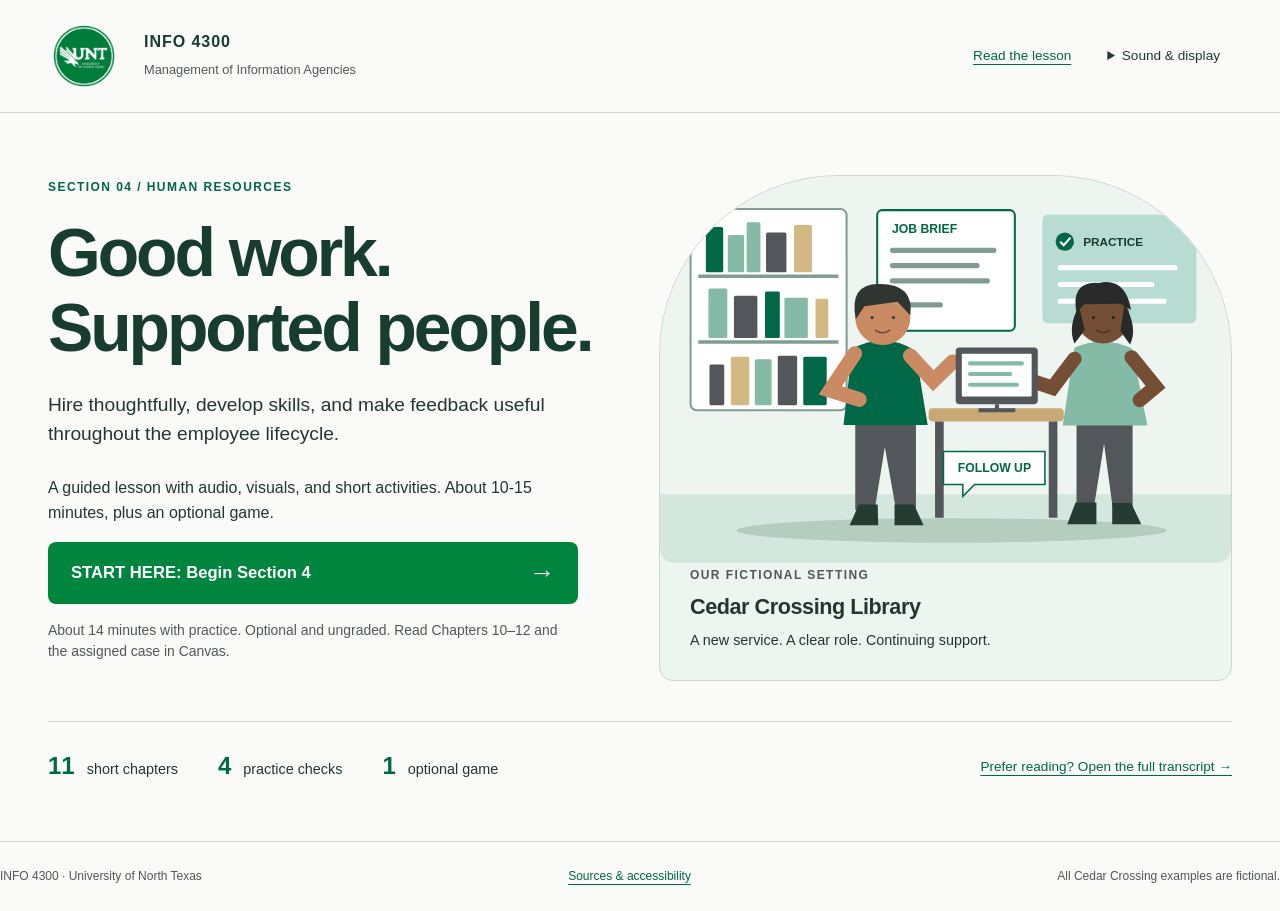
<file: index.html>
<!doctype html>
<html lang="en">
<head>
  <meta charset="utf-8">
  <meta name="viewport" content="width=device-width, initial-scale=1">
  <meta name="theme-color" content="#006747">
  <meta name="description" content="An optional INFO 4300 lesson on staffing, development, appraisal, and fair management processes. Recorded narration, practice, a full transcript, and Library Loot Drop.">
  <title>Section 4: Human Resources | INFO 4300</title>
  <link rel="stylesheet" href="styles.css">
  <script defer src="lesson-data.js"></script>
  <script defer src="audio-data.js"></script>
  <script defer src="app.js"></script>
</head>
<body>
<a class="skip-link" href="#main">Skip to main content</a>
<header class="site-header">
  <div class="identity"><img src="unt-circle-logo.png" width="72" height="72" alt="University of North Texas"><div><strong>INFO 4300</strong><span>Management of Information Agencies</span></div></div>
  <nav class="header-nav" aria-label="Resources"><a href="transcript.html">Read the lesson</a><details class="settings"><summary>Sound &amp; display</summary><div><label><input type="checkbox" id="mute-all"> Mute narration</label><label for="narration-volume">Narration volume</label><input id="narration-volume" type="range" min="0" max="1" step="0.05" value="1"><label><input type="checkbox" id="reduce-motion"> Reduce motion</label><p>Audio starts only when you press Play. The game has separate sound controls.</p></div></details></nav>
</header>
<main id="main" tabindex="-1">
  <section id="home" class="home">
    <div class="hero-copy"><p class="eyebrow">SECTION 04 / HUMAN RESOURCES</p><h1>Good work.<br>Supported people.</h1><p class="hero-intro">Hire thoughtfully, develop skills, and make feedback useful throughout the employee lifecycle.</p><p class="start-description">A guided lesson with audio, visuals, and short activities. About 10-15 minutes, plus an optional game.</p><button id="start" class="button primary start">START HERE: Begin Section 4 <span aria-hidden="true">→</span></button><p class="small hero-note">About 14 minutes with practice. Optional and ungraded. Read Chapters 10–12 and the assigned case in Canvas.</p></div>
    <figure class="hero-art"><img src="cedar-registration.svg" width="1120" height="760" alt="Illustration of Cedar Crossing colleagues preparing a new registration service, with a job brief, a practice screen, and a feedback conversation."><figcaption><span class="small-label">OUR FICTIONAL SETTING</span><strong>Cedar Crossing Library</strong><span>A new service. A clear role. Continuing support.</span></figcaption></figure>
    <div class="home-bottom"><span><b>11</b> short chapters</span><span><b>4</b> practice checks</span><span><b>1</b> optional game</span><a href="transcript.html">Prefer reading? Open the full transcript →</a></div>
  </section>
  <section id="lesson" class="lesson-shell" hidden aria-label="Guided lesson">
    <aside class="lesson-menu"><p class="eyebrow">YOUR ROUTE</p><nav aria-label="Lesson chapters" id="chapter-nav"></nav><button class="text-button" id="go-home">← Lesson home</button><a class="text-link" href="transcript.html">Full reading alternative</a><button class="text-button" id="jump-game">Optional game →</button></aside>
    <div class="lesson-main"><div class="mobile-chapters"><label for="chapter-select">Jump to chapter</label><select id="chapter-select"></select></div>
      <div class="lesson-meta"><span id="chapter-kicker" class="eyebrow"></span><span id="progress-text"></span></div><progress id="lesson-progress" max="11" value="1" aria-label="Current chapter position"></progress>
      <h1 id="chapter-title" tabindex="-1"></h1>
      <ol id="route" class="route" aria-label="Human resources route"></ol>
      <p class="route-note">An original teaching diagram. Evidence from each stage improves the next decision.</p>
      <section class="media-panel" aria-label="Recorded narration"><div class="audio-row"><audio id="narration" controls preload="metadata" aria-label="Chapter narration"></audio><button id="replay" class="compact">Replay</button><label class="speed-label" for="speed">Speed <select id="speed"><option value="0.75">0.75×</option><option value="1" selected>1×</option><option value="1.25">1.25×</option><option value="1.5">1.5×</option><option value="2">2×</option></select></label></div><div id="media-error" role="status" hidden>Audio is unavailable. You can read this chapter below or open the full transcript.</div><div class="caption-row"><span class="small-label">CAPTIONS</span><button id="toggle-captions" class="text-button" aria-pressed="true">Hide captions</button></div><p id="captions" class="captions" aria-live="off">Press Play to hear this chapter. Captions appear here.</p><p class="audio-credit">Recorded AI narration · Kokoro Heart · <a id="download-audio" href="#" download>Download chapter audio</a></p></section>
      <div id="visual" class="visual"></div>
      <p class="takeaway" id="takeaway"></p>
      <div id="practice-slot"></div>
      <details class="read-chapter" id="chapter-transcript"><summary>Read this chapter</summary><div id="chapter-text"></div><p><a id="caption-download" href="#" download>Download timed captions (VTT)</a></p></details>
      <details class="explore"><summary>Explore more</summary><div id="explore-content"></div></details>
      <div class="lesson-pagination"><button id="previous" class="button secondary">← Back</button><span id="page-label"></span><button id="next" class="button primary">Next →</button></div>
    </div>
  </section>
  <section id="game" class="game-section" hidden aria-labelledby="game-heading" tabindex="-1">
    <div class="game-heading-row"><div><p class="eyebrow">OPTIONAL / ABOUT 2 MINUTES</p><h1 id="game-heading" tabindex="-1">Library Loot Drop</h1></div><button id="skip-game" class="button secondary">Skip game</button></div>
    <p class="game-intro">Catch a statement in the right basket. A little library knowledge, a few golden books, and absolutely no overdue fines.</p>
    <div class="game-settings"><fieldset><legend>Choose your pace</legend><label><input type="radio" name="game-mode" value="timed" checked> Timed drop</label><label><input type="radio" name="game-mode" value="untimed"> Untimed cards</label></fieldset><label><input type="checkbox" id="game-shortcuts" checked> Use 1, 2, 3 keys when the game has focus</label><button id="game-sound" class="compact" aria-pressed="false">Sounds off</button></div>
    <div class="game-toolbar"><span>Score <b id="score">0</b></span><span>Lives <b id="lives">3</b></span><span>Streak <b id="streak">0</b></span><span>Best on this device <b id="best">0</b></span></div>
    <div id="game-board" class="game-board" role="group" tabindex="0" aria-label="Library Loot Drop play area. Choose True, False, or It depends.">
      <div class="game-board-top"><span id="round-label">Ready to shelve a few ideas?</span><span id="clock" aria-hidden="true"></span></div>
      <div id="drop-zone" class="drop-zone"><div id="book-card" class="book-card"><span id="gold-label" class="small-label">START WITH A PRACTICE TURN</span><p id="statement">Choose timed or untimed mode, then start. Questions pause for feedback after every answer.</p></div></div>
      <div id="baskets" class="baskets"><button data-basket="0" disabled><span class="basket-number" aria-hidden="true">1</span>True</button><button data-basket="1" disabled><span class="basket-number" aria-hidden="true">2</span>False</button><button data-basket="2" disabled><span class="basket-number" aria-hidden="true">3</span>It depends</button></div>
      <div id="game-feedback" class="game-feedback" role="status"></div>
      <div class="game-actions"><button id="game-start" class="button primary">Start practice</button><button id="game-continue" class="button primary" hidden>Continue →</button><button id="game-pause" class="button secondary" disabled>Pause</button><button id="game-restart" class="text-button">Restart</button></div>
    </div><p class="small">Learning content is the same in both modes. Personal bests are kept separately. No account, shared leaderboard, or course grade.</p><div id="game-announcement" class="sr-only" aria-live="polite"></div>
  </section>
  <section id="finish" class="finish" hidden><p class="eyebrow">TAKE IT INTO YOUR READING</p><h1 id="finish-title" tabindex="-1">Keep expectations and support connected.</h1><p>Define. Select. Develop. Review. Respond and learn.</p><p>Read Chapters 10–12 and <cite>Performance Review Blues</cite> in Canvas, then develop your own case analysis. Check Canvas for the current assignment requirements and deadline.</p><div class="finish-actions"><button id="review-case" class="button primary">Review case preparation</button><button id="replay-game" class="button secondary">Play the optional game</button><a href="transcript.html">Read the full lesson</a></div><p><a href="https://info4300.github.io/INFO4300_Section4/">Open the separate Performance Review Blues management simulation</a></p><p class="small">This optional resource does not record course completion or award credit.</p></section>
</main>
<footer><span>INFO 4300 · University of North Texas</span><a href="sources.html">Sources &amp; accessibility</a><span>All Cedar Crossing examples are fictional.</span></footer>
<noscript><div class="noscript">The guided activities need JavaScript. <a href="transcript.html">Read the complete lesson and activity explanations</a> or play the chapter recordings from the transcript.</div></noscript>
</body>
</html>
</file>
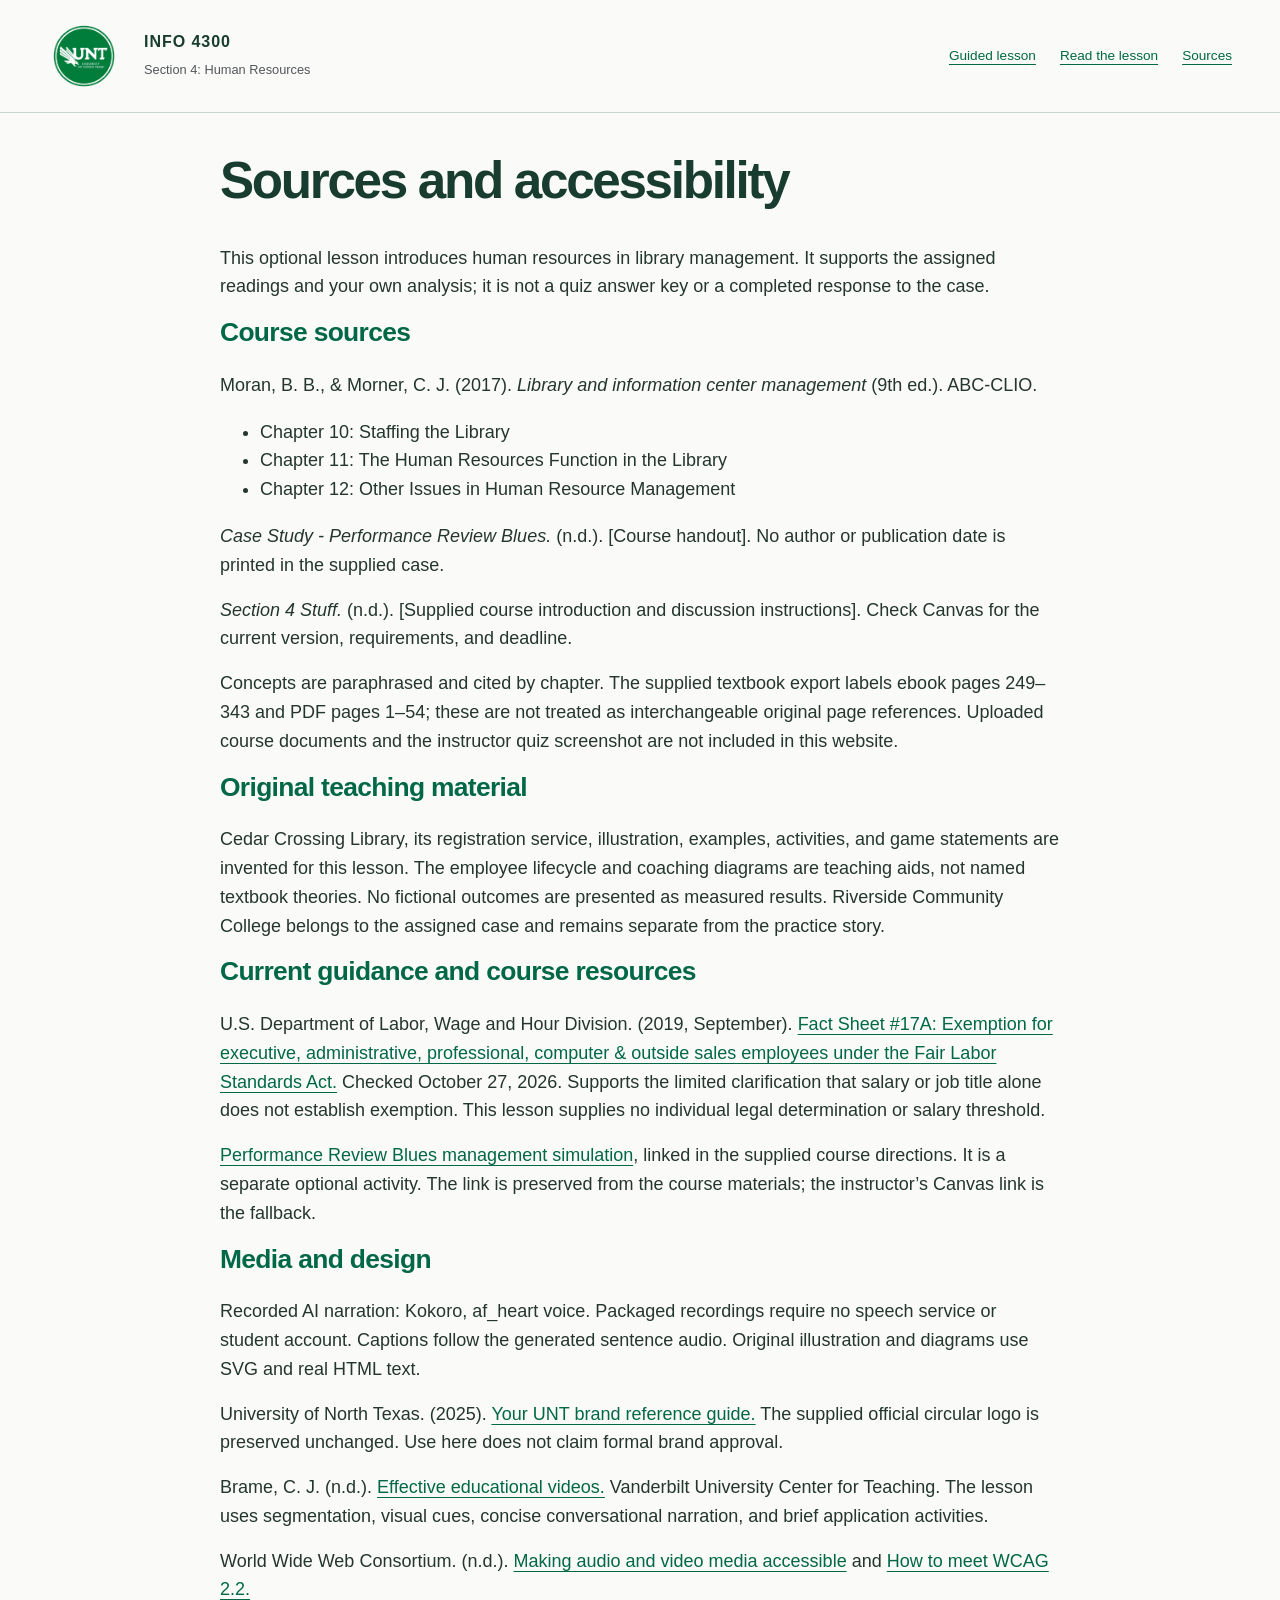
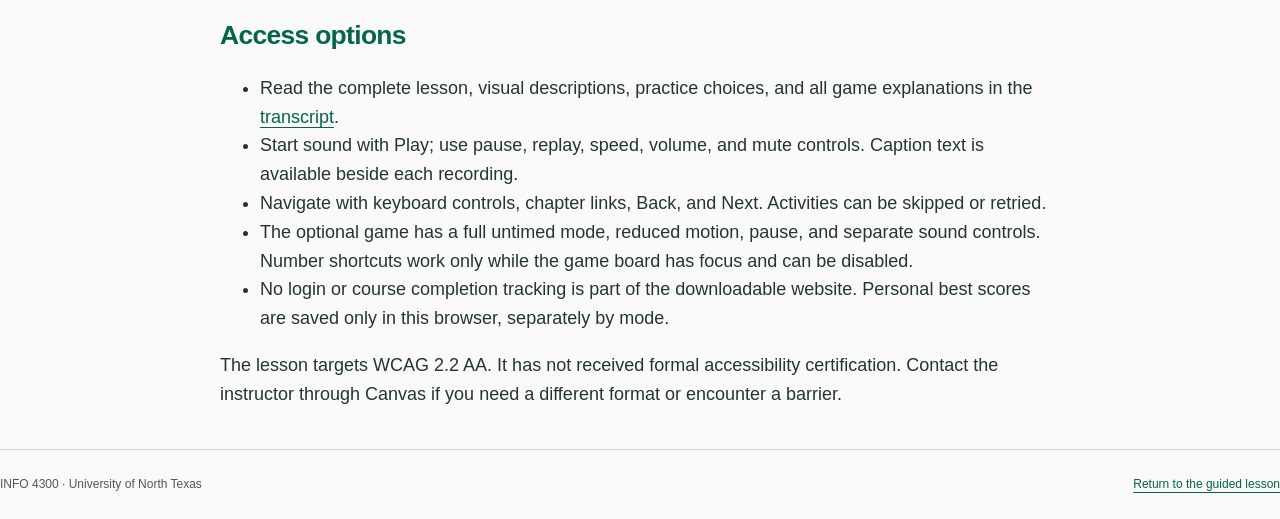
<file: sources.html>
<!doctype html><html lang="en"><head><meta charset="utf-8"><meta name="viewport" content="width=device-width,initial-scale=1"><link rel="stylesheet" href="styles.css"><title>Sources and accessibility | INFO 4300 Section 4</title></head><body class="transcript-page"><a class="skip-link" href="#main">Skip to main content</a><header class="site-header"><div class="identity"><img src="unt-circle-logo.png" width="64" height="64" alt="University of North Texas"><div><strong>INFO 4300</strong><span>Section 4: Human Resources</span></div></div><nav class="header-nav" aria-label="Resources"><a href="index.html">Guided lesson</a><a href="transcript.html">Read the lesson</a><a href="sources.html">Sources</a></nav></header><main class="reading-page" id="main"><h1>Sources and accessibility</h1><p>This optional lesson introduces human resources in library management. It supports the assigned readings and your own analysis; it is not a quiz answer key or a completed response to the case.</p><h2>Course sources</h2><p>Moran, B. B., &amp; Morner, C. J. (2017). <cite>Library and information center management</cite> (9th ed.). ABC-CLIO.</p><ul><li>Chapter 10: Staffing the Library</li><li>Chapter 11: The Human Resources Function in the Library</li><li>Chapter 12: Other Issues in Human Resource Management</li></ul><p><cite>Case Study - Performance Review Blues.</cite> (n.d.). [Course handout]. No author or publication date is printed in the supplied case.</p><p><cite>Section 4 Stuff.</cite> (n.d.). [Supplied course introduction and discussion instructions]. Check Canvas for the current version, requirements, and deadline.</p><p>Concepts are paraphrased and cited by chapter. The supplied textbook export labels ebook pages 249–343 and PDF pages 1–54; these are not treated as interchangeable original page references. Uploaded course documents and the instructor quiz screenshot are not included in this website.</p><h2>Original teaching material</h2><p>Cedar Crossing Library, its registration service, illustration, examples, activities, and game statements are invented for this lesson. The employee lifecycle and coaching diagrams are teaching aids, not named textbook theories. No fictional outcomes are presented as measured results. Riverside Community College belongs to the assigned case and remains separate from the practice story.</p><h2>Current guidance and course resources</h2><p>U.S. Department of Labor, Wage and Hour Division. (2019, September). <a href="https://www.dol.gov/agencies/whd/fact-sheets/17a-overtime">Fact Sheet #17A: Exemption for executive, administrative, professional, computer &amp; outside sales employees under the Fair Labor Standards Act.</a> Checked October 27, 2026. Supports the limited clarification that salary or job title alone does not establish exemption. This lesson supplies no individual legal determination or salary threshold.</p><p><a href="https://info4300.github.io/INFO4300_Section4/">Performance Review Blues management simulation</a>, linked in the supplied course directions. It is a separate optional activity. The link is preserved from the course materials; the instructor’s Canvas link is the fallback.</p><h2>Media and design</h2><p>Recorded AI narration: Kokoro, af_heart voice. Packaged recordings require no speech service or student account. Captions follow the generated sentence audio. Original illustration and diagrams use SVG and real HTML text.</p><p>University of North Texas. (2025). <a href="https://news.cvad.unt.edu/images/unt-brand-reference-guide-f2025.pdf">Your UNT brand reference guide.</a> The supplied official circular logo is preserved unchanged. Use here does not claim formal brand approval.</p><p>Brame, C. J. (n.d.). <a href="https://cft.vanderbilt.edu/wp-content/uploads/sites/59/Effective_Educational_Videos.pdf">Effective educational videos.</a> Vanderbilt University Center for Teaching. The lesson uses segmentation, visual cues, concise conversational narration, and brief application activities.</p><p>World Wide Web Consortium. (n.d.). <a href="https://www.w3.org/WAI/media/av/">Making audio and video media accessible</a> and <a href="https://www.w3.org/WAI/WCAG22/quickref/">How to meet WCAG 2.2.</a></p><h2>Access options</h2><ul><li>Read the complete lesson, visual descriptions, practice choices, and all game explanations in the <a href="transcript.html">transcript</a>.</li><li>Start sound with Play; use pause, replay, speed, volume, and mute controls. Caption text is available beside each recording.</li><li>Navigate with keyboard controls, chapter links, Back, and Next. Activities can be skipped or retried.</li><li>The optional game has a full untimed mode, reduced motion, pause, and separate sound controls. Number shortcuts work only while the game board has focus and can be disabled.</li><li>No login or course completion tracking is part of the downloadable website. Personal best scores are saved only in this browser, separately by mode.</li></ul><p>The lesson targets WCAG 2.2 AA. It has not received formal accessibility certification. Contact the instructor through Canvas if you need a different format or encounter a barrier.</p></main><footer><span>INFO 4300 · University of North Texas</span><a href="index.html">Return to the guided lesson</a></footer></body></html>
</file>
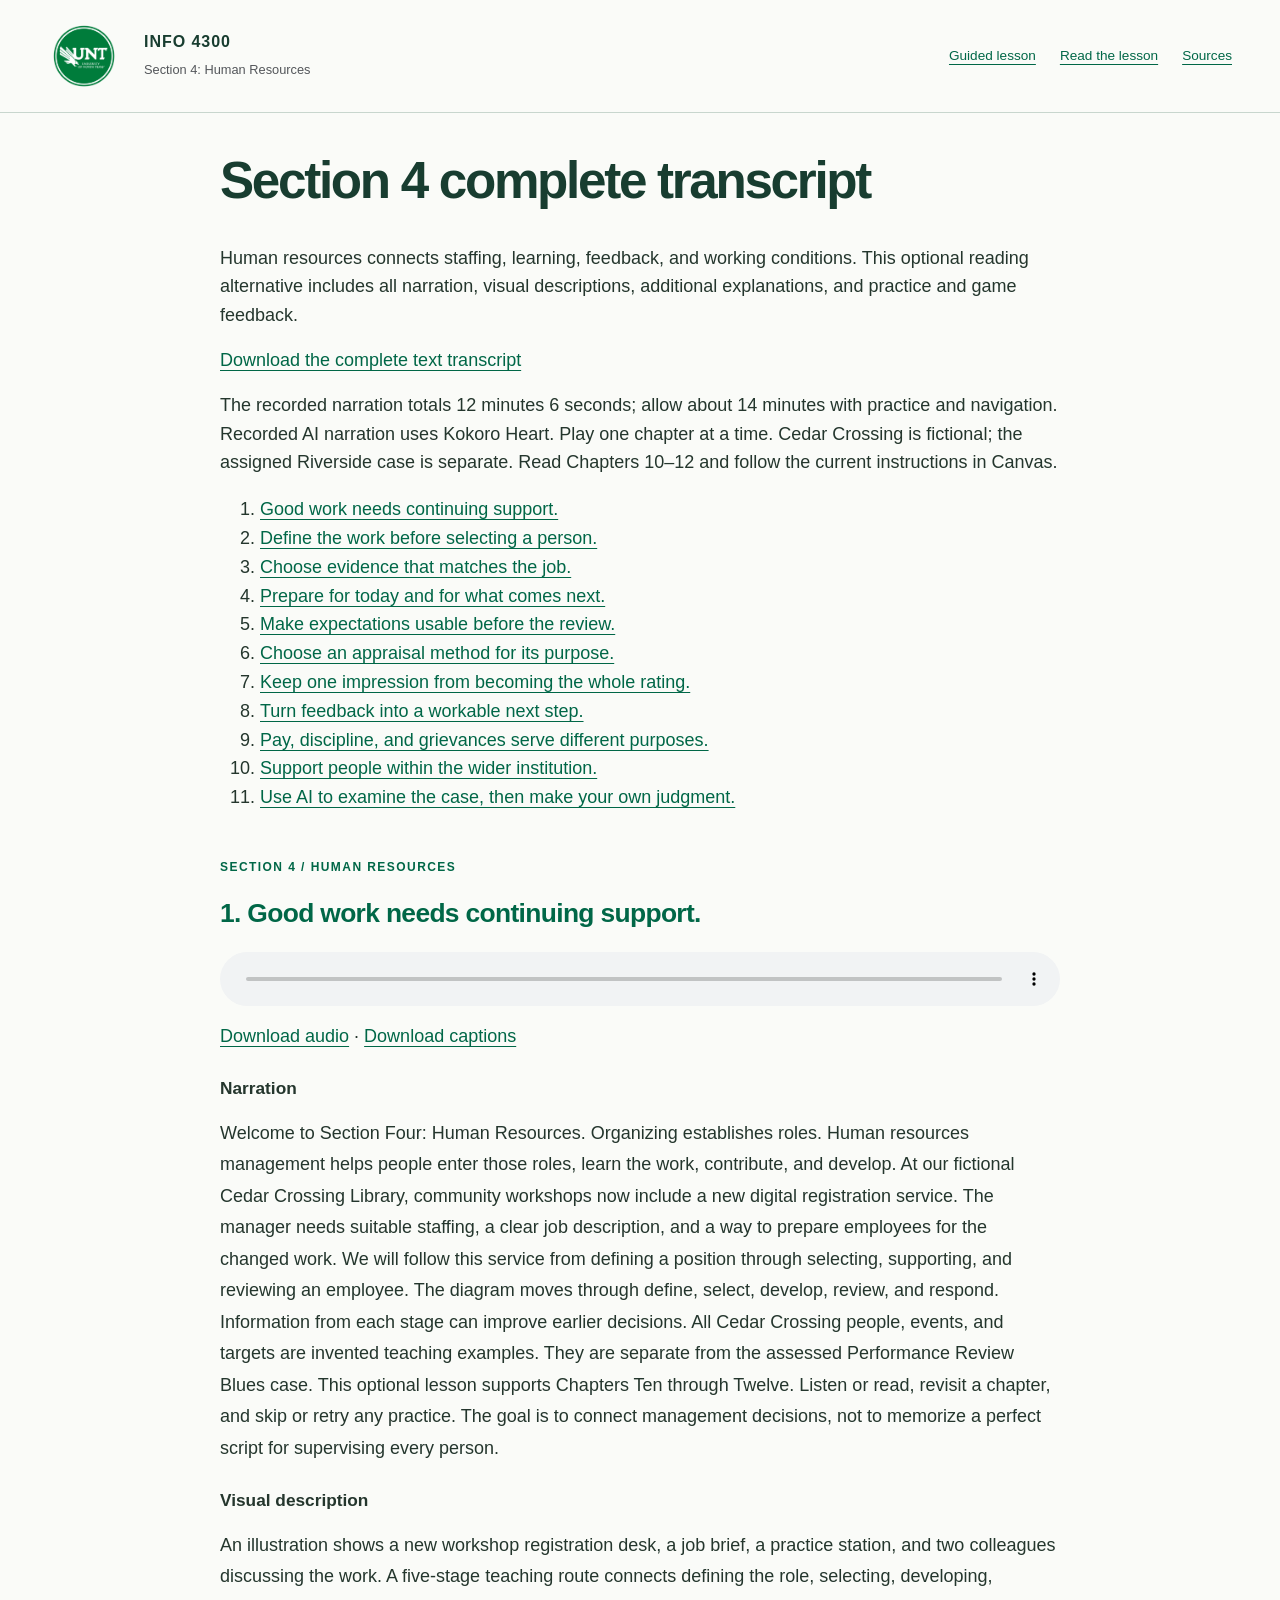
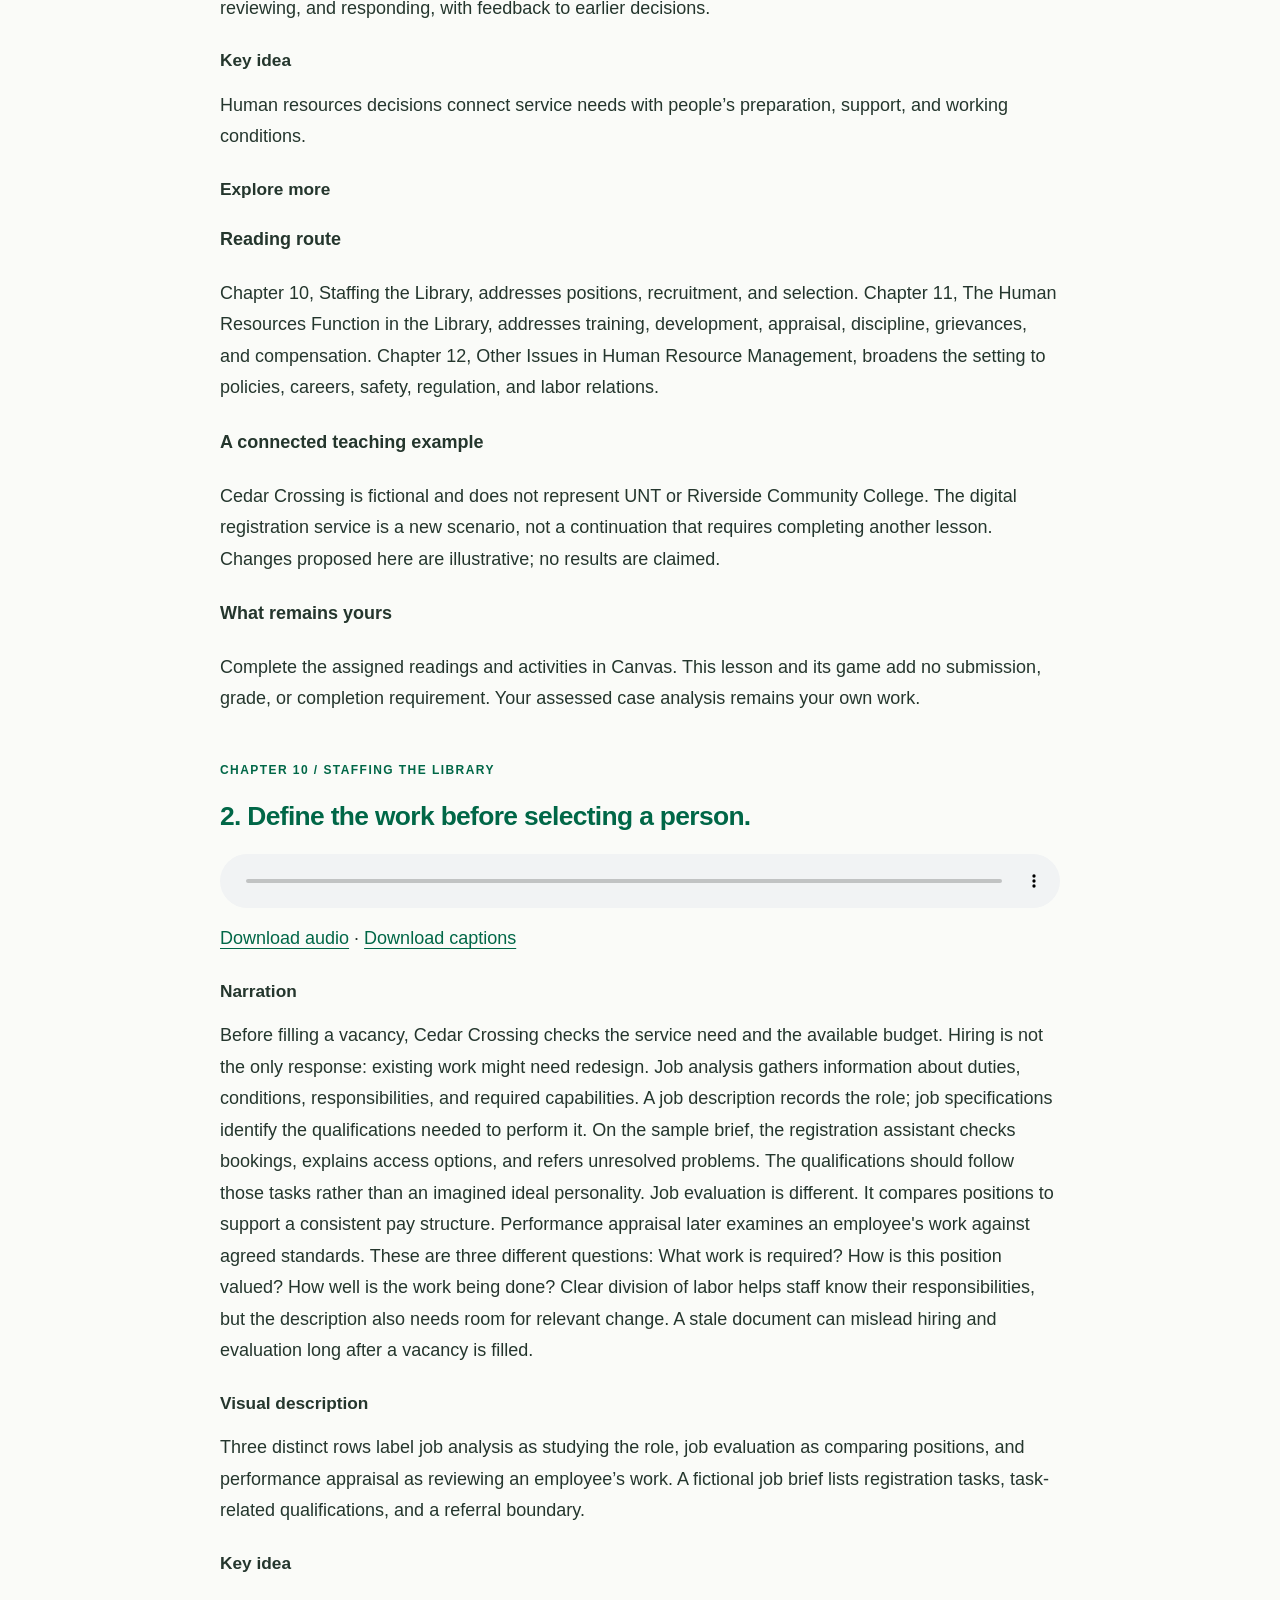
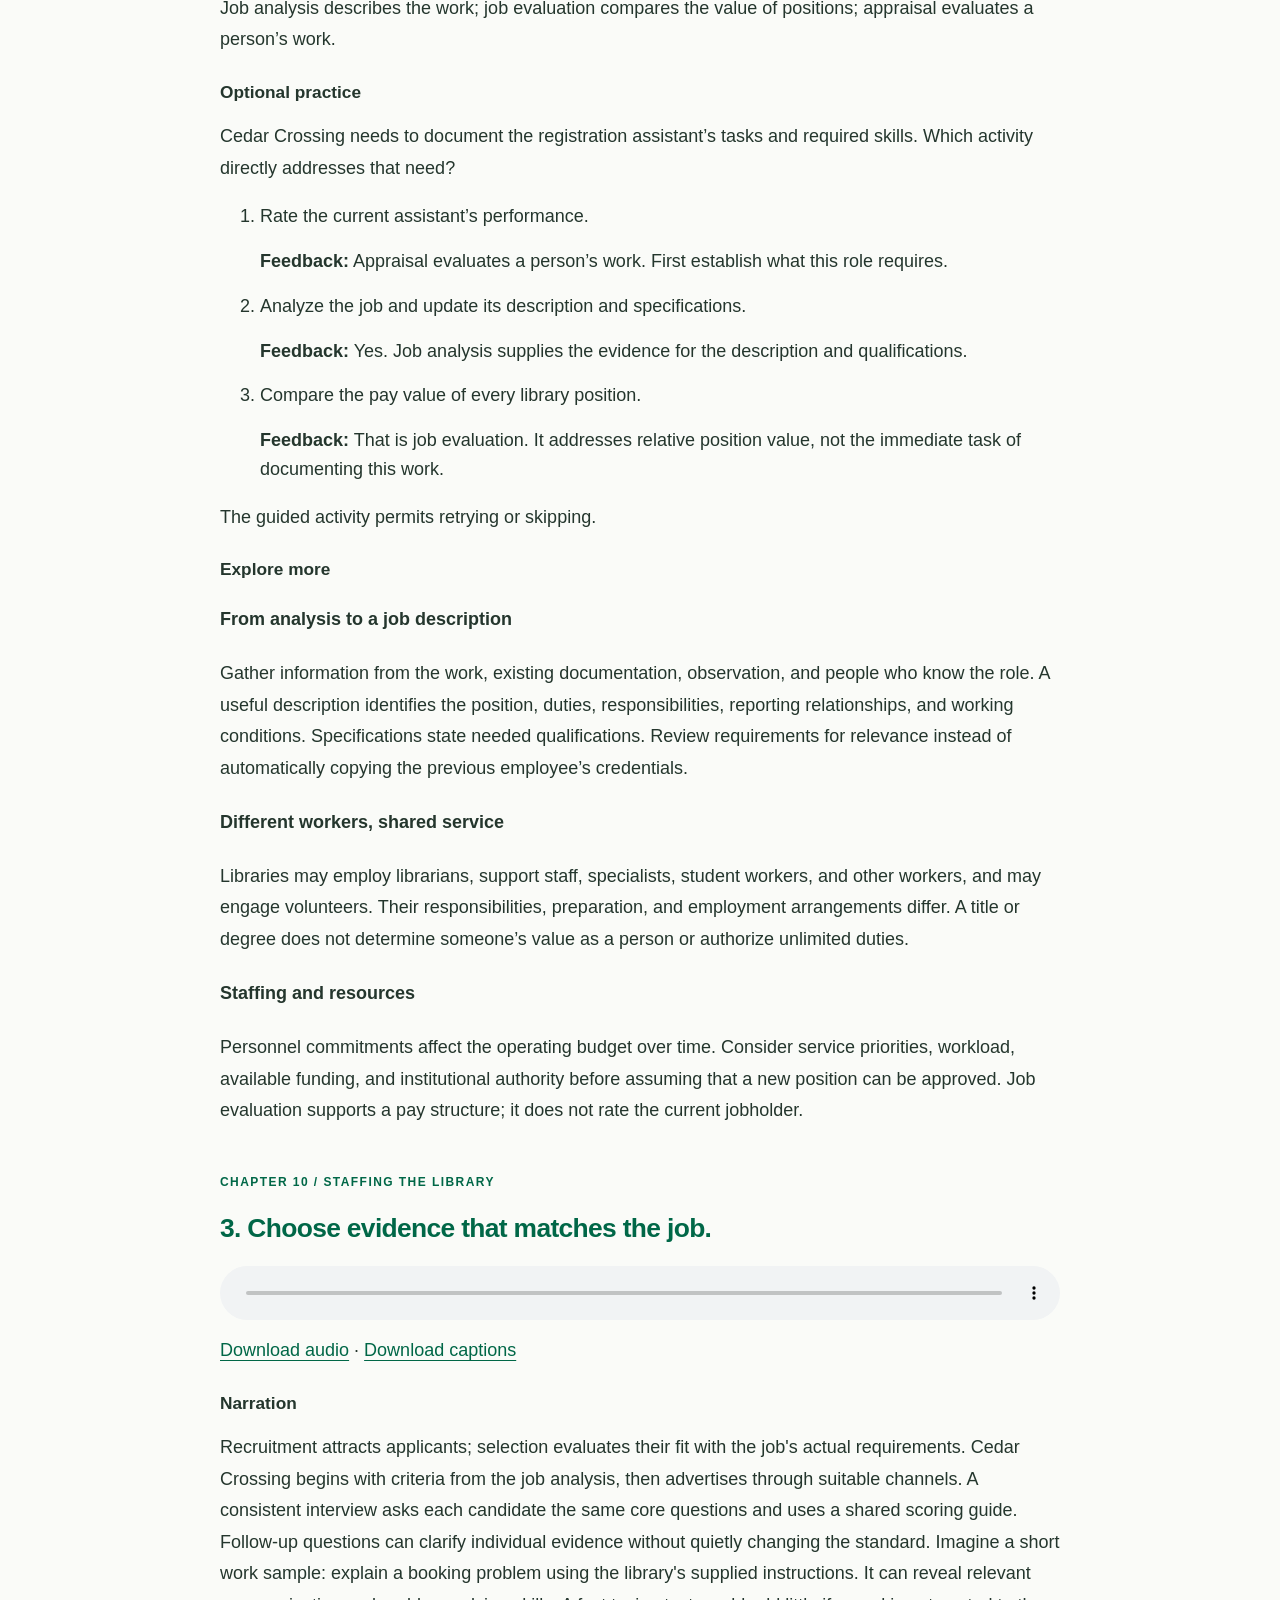
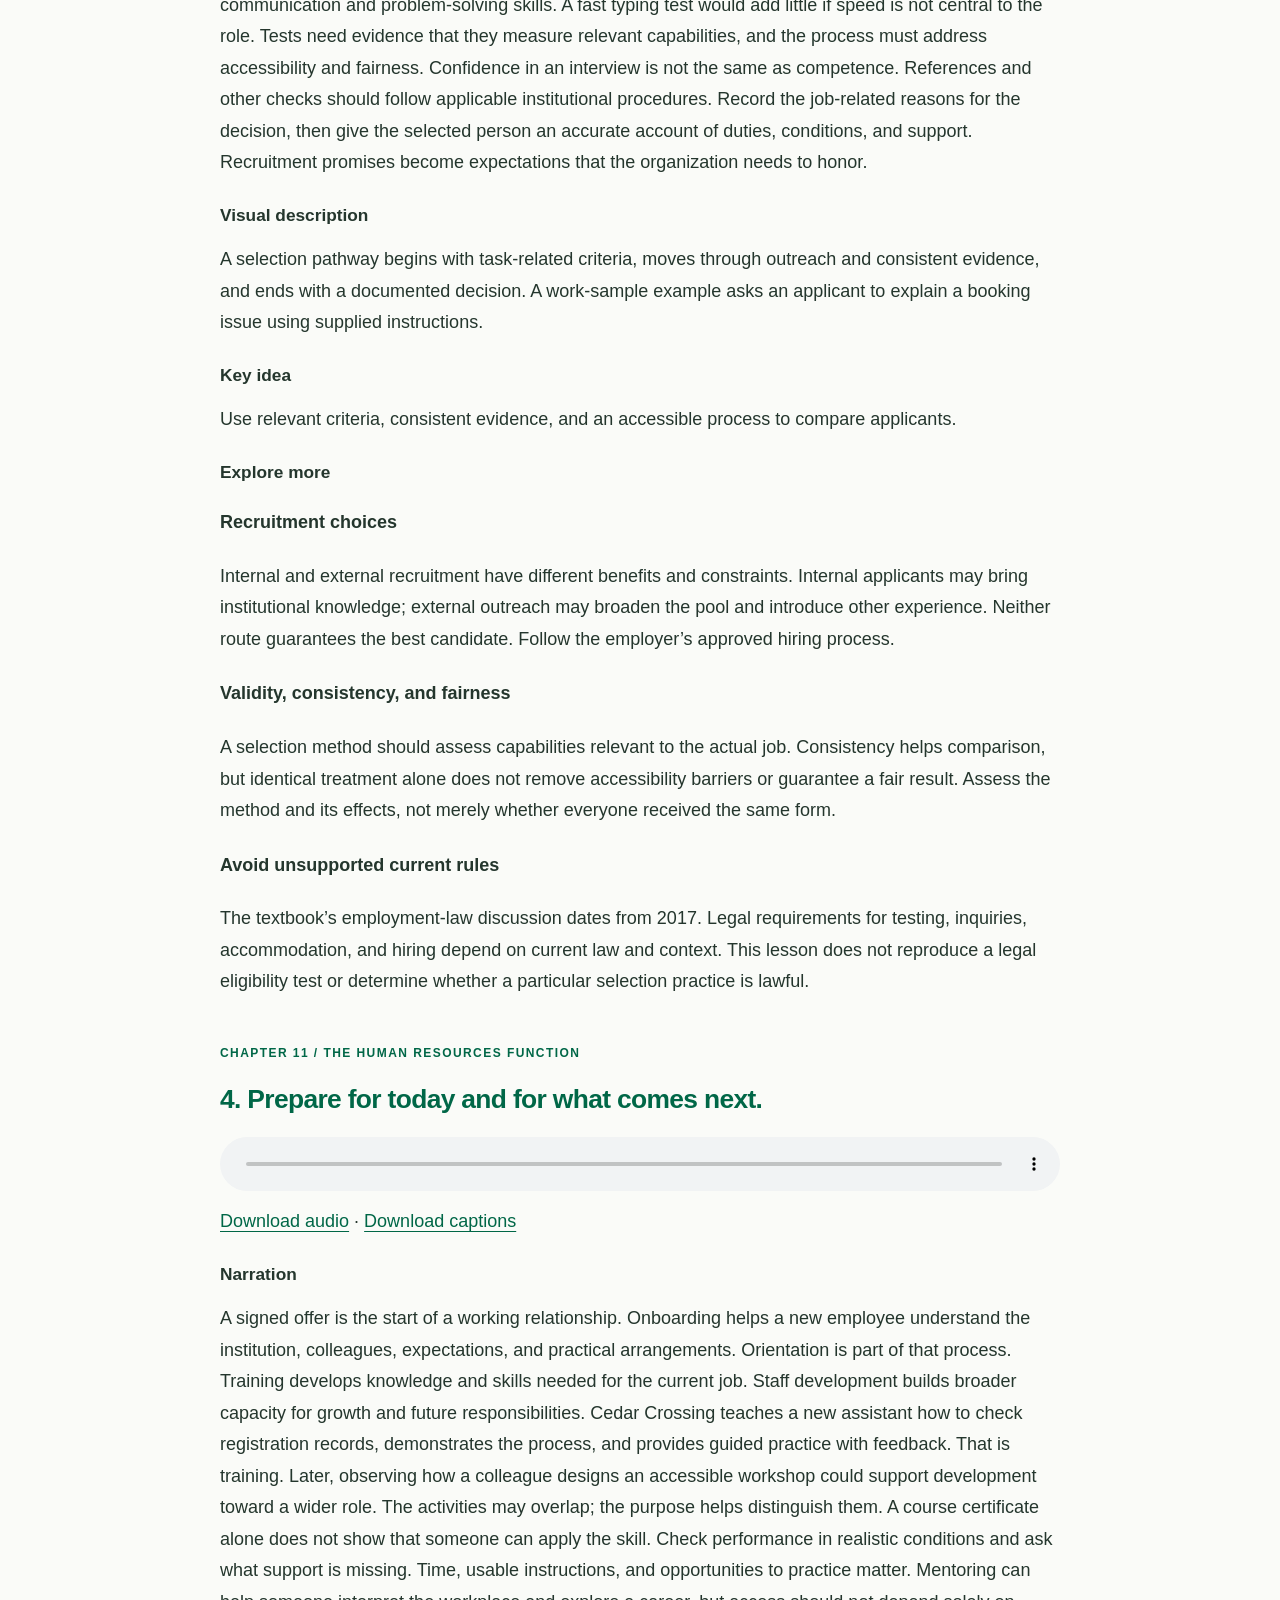
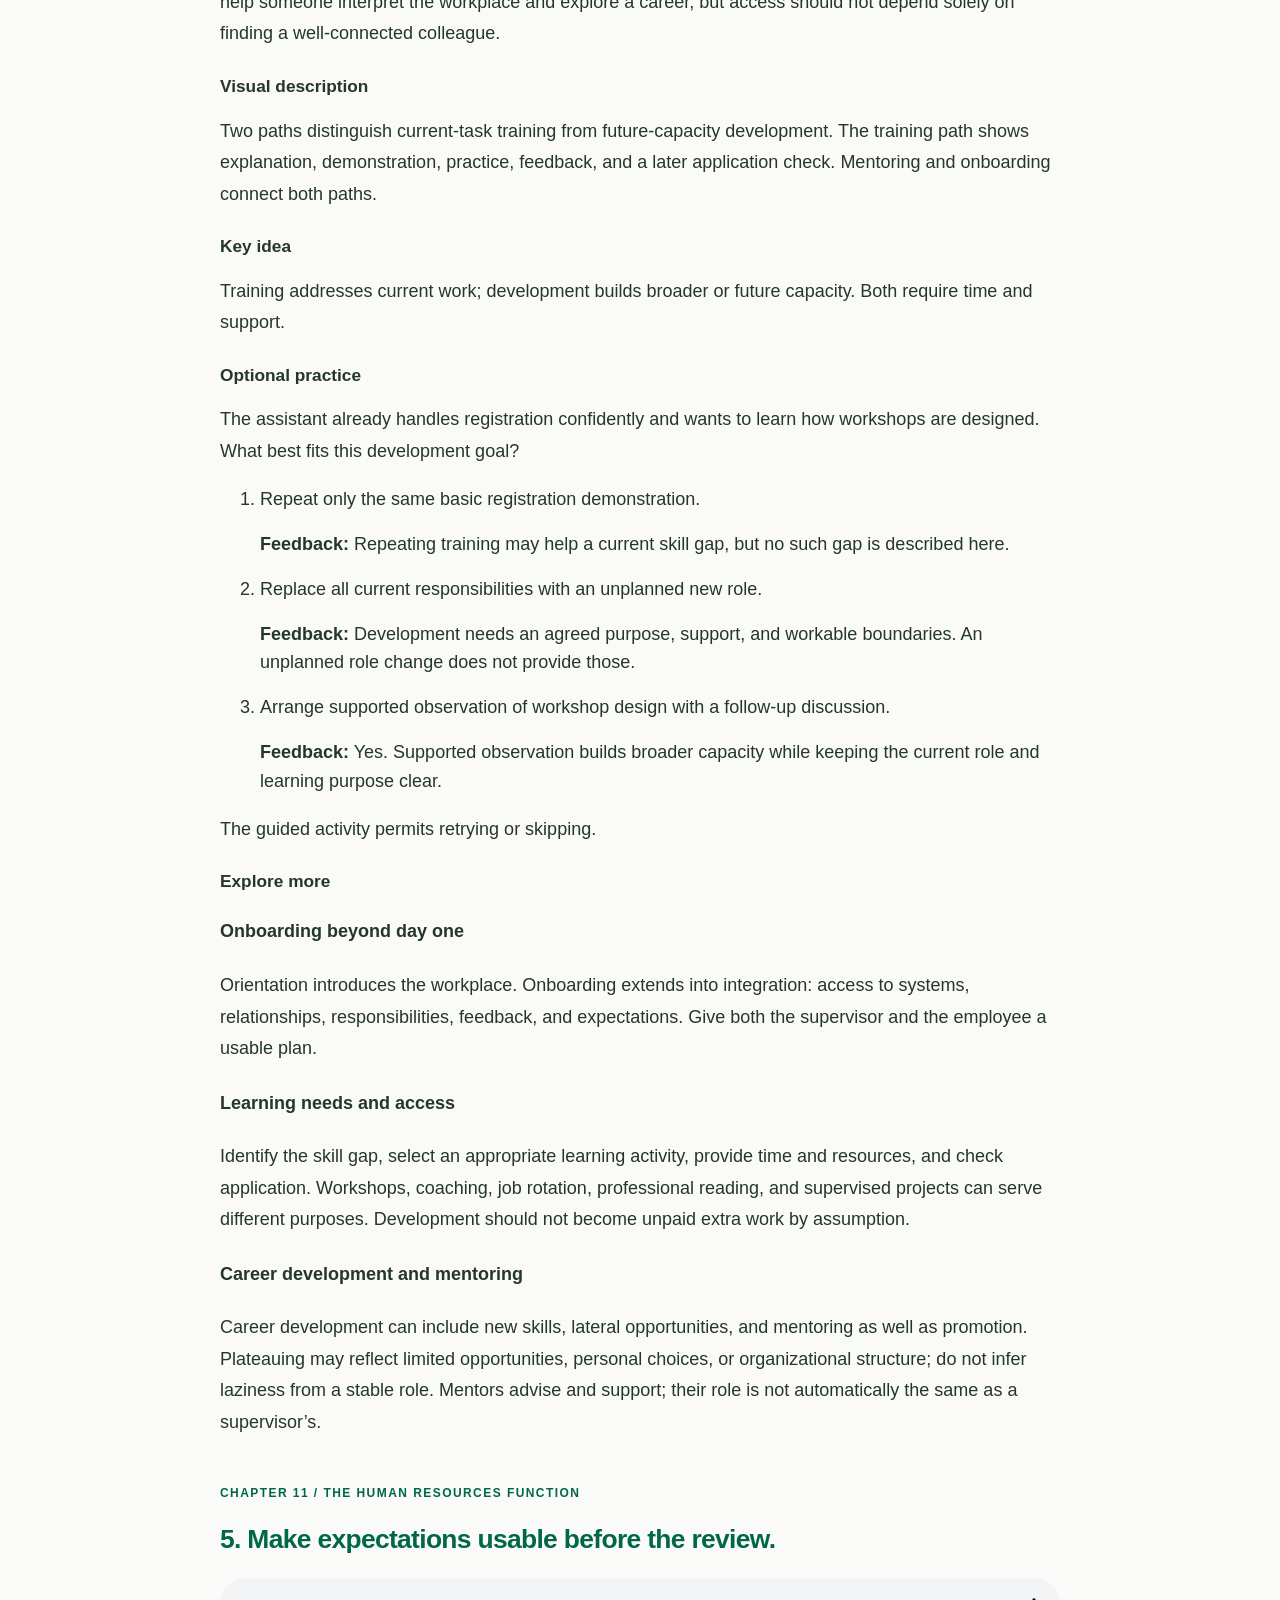
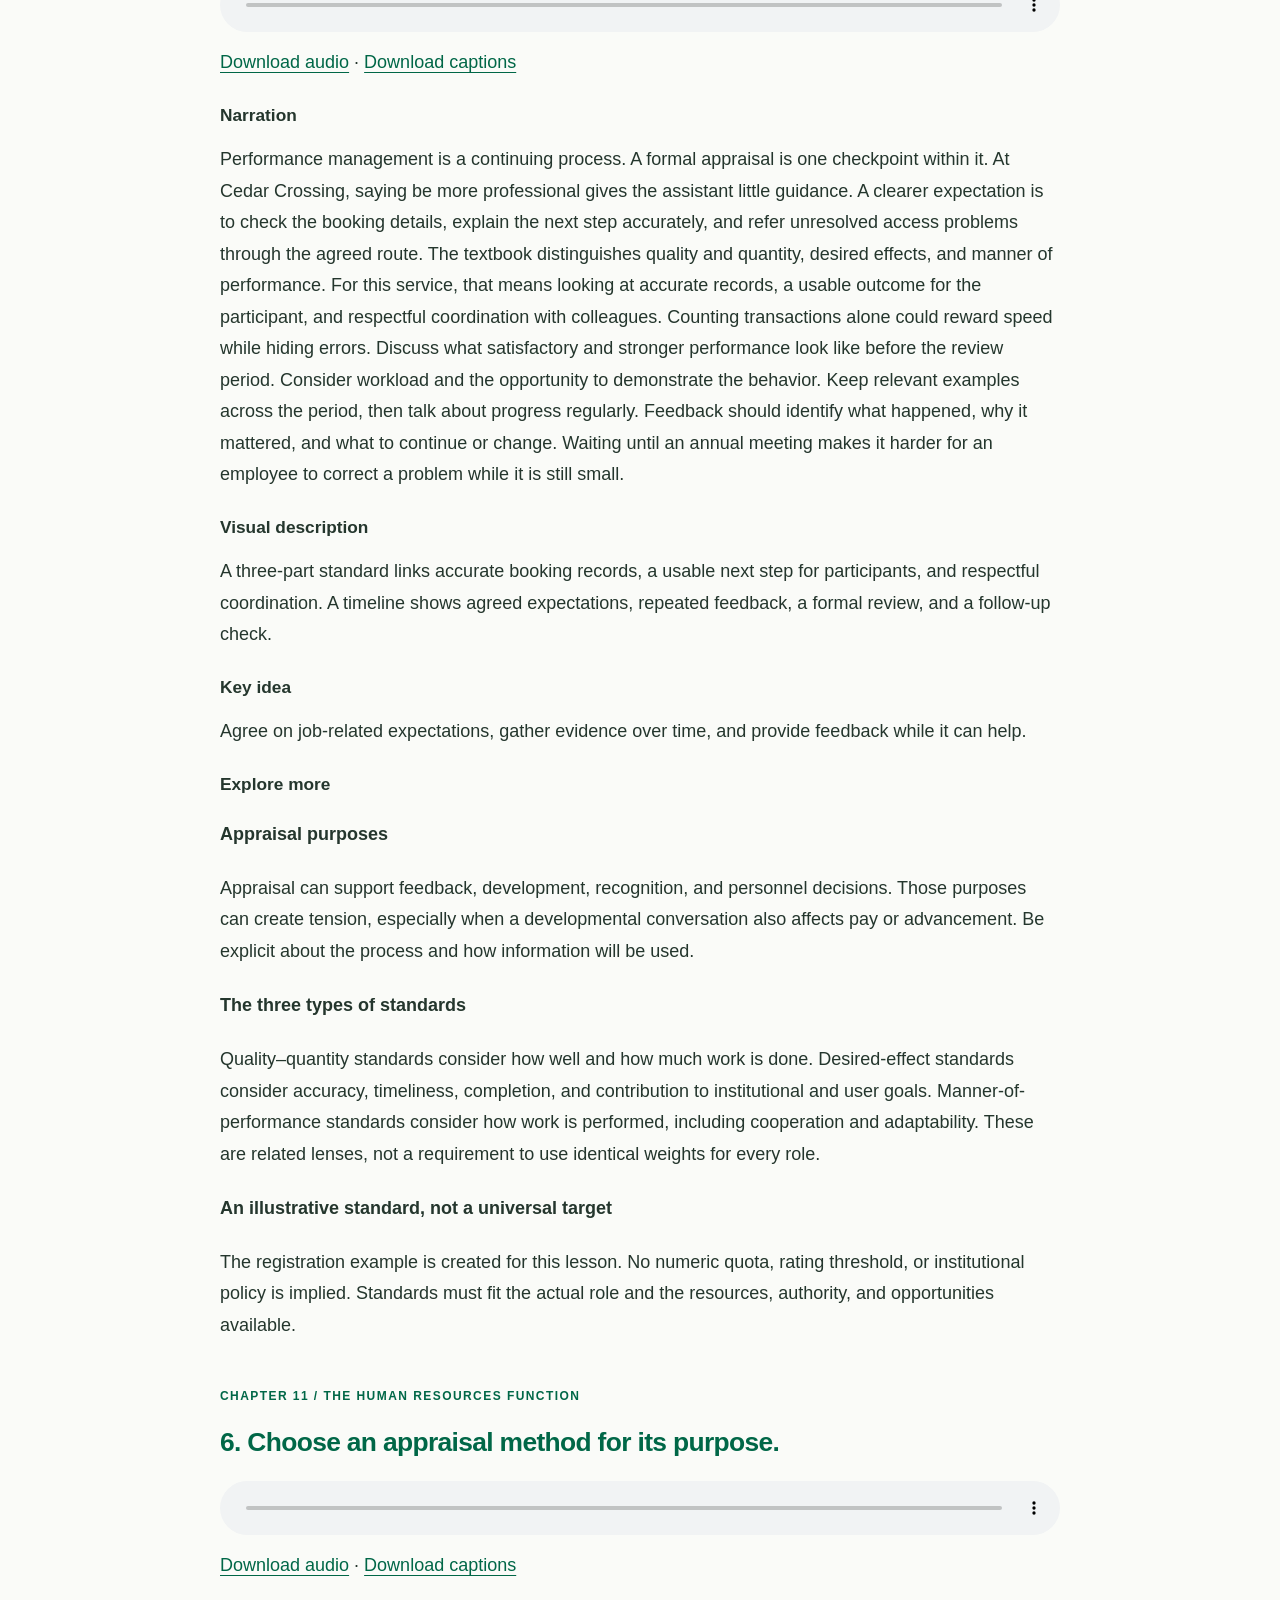
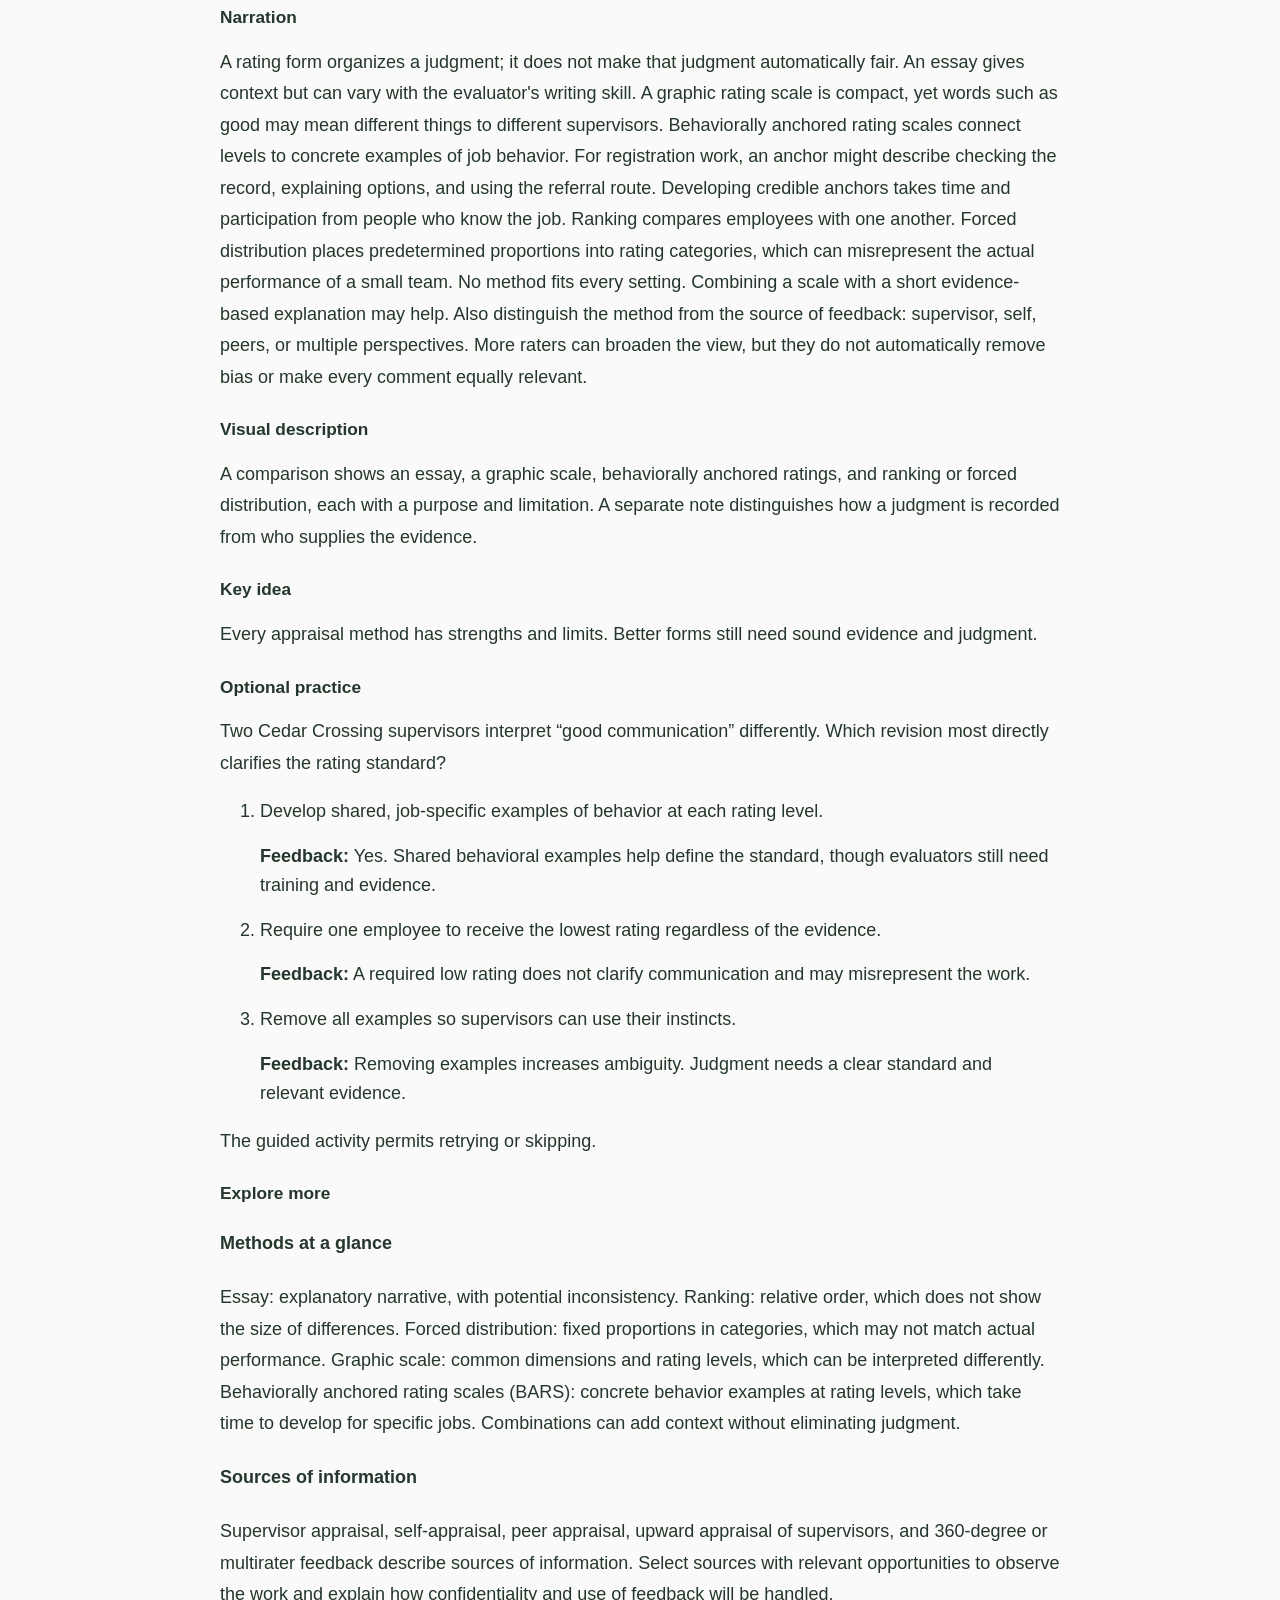
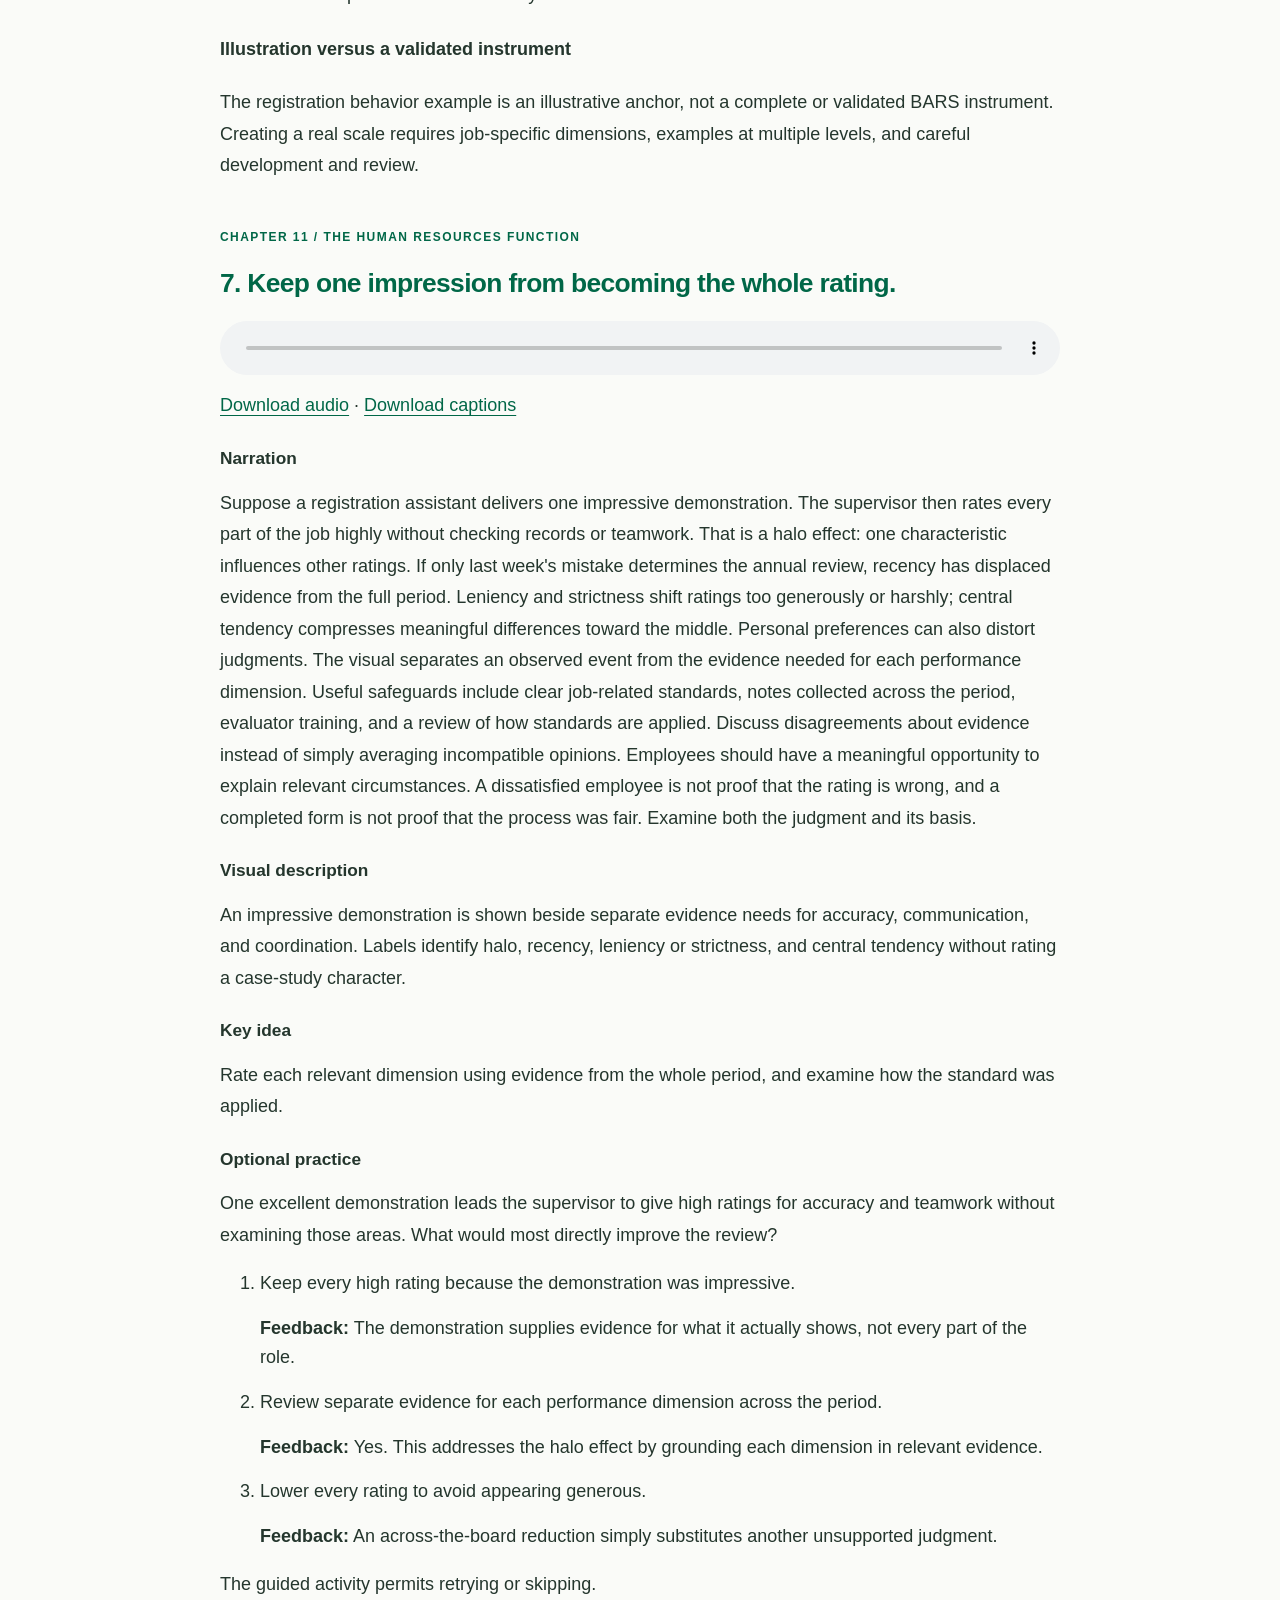
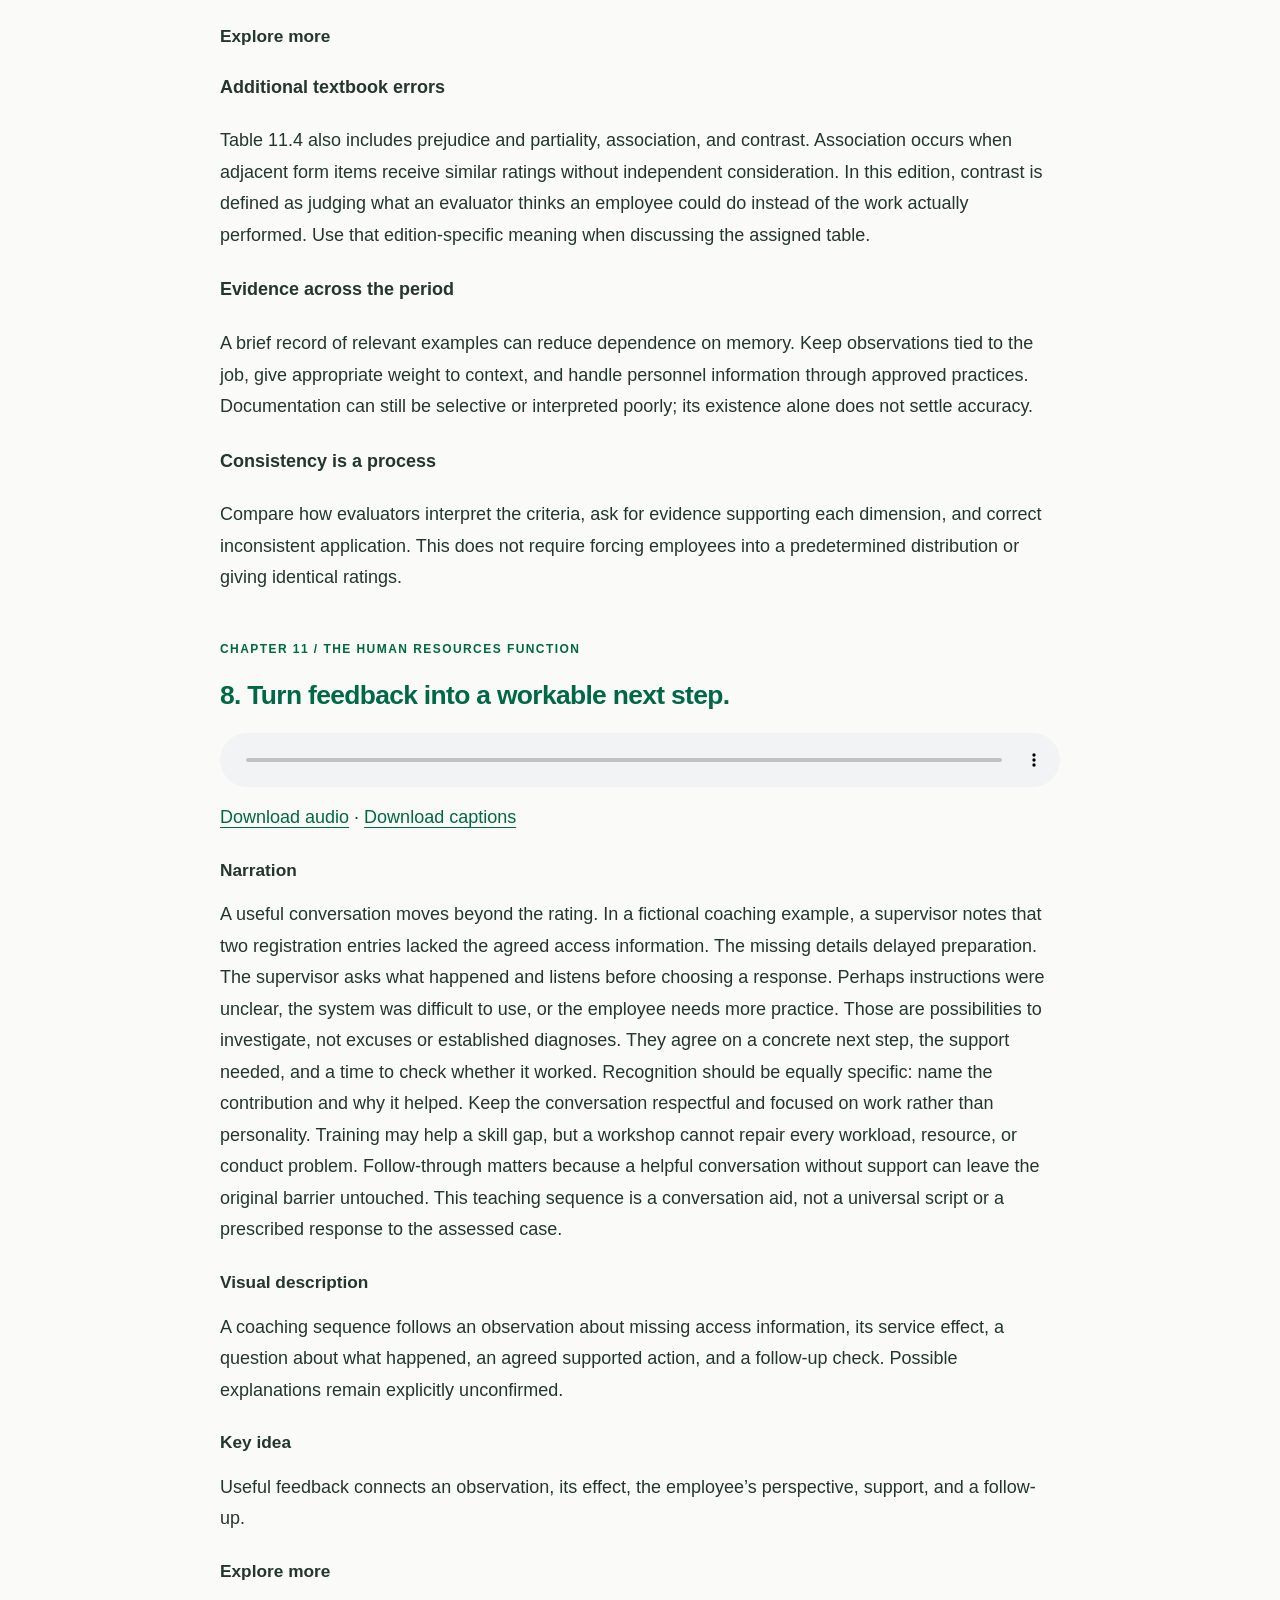
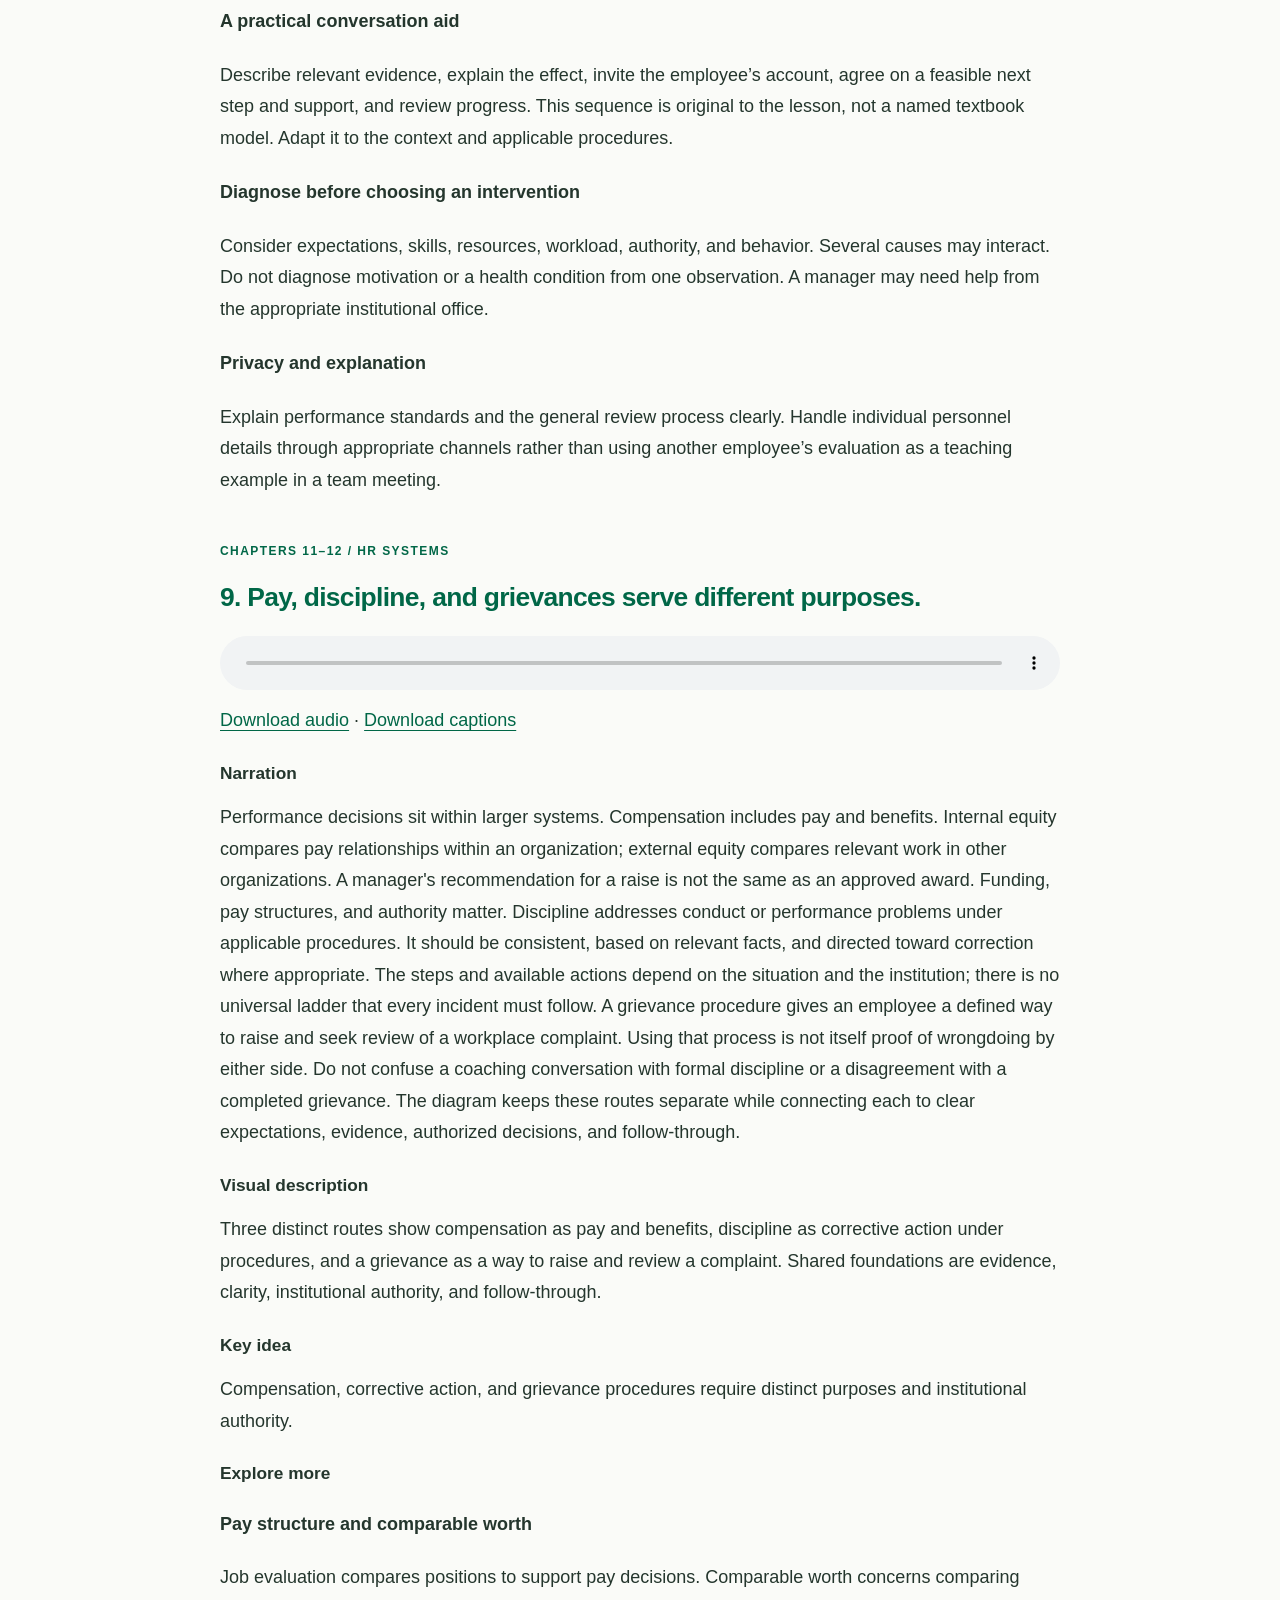
<file: transcript.html>
<!doctype html><html lang="en"><head><meta charset="utf-8"><meta name="viewport" content="width=device-width,initial-scale=1"><link rel="stylesheet" href="styles.css"><title>Complete transcript | INFO 4300 Section 4</title></head><body class="transcript-page"><a class="skip-link" href="#main">Skip to main content</a><header class="site-header"><div class="identity"><img src="unt-circle-logo.png" width="64" height="64" alt="University of North Texas"><div><strong>INFO 4300</strong><span>Section 4: Human Resources</span></div></div><nav class="header-nav" aria-label="Resources"><a href="index.html">Guided lesson</a><a href="transcript.html">Read the lesson</a><a href="sources.html">Sources</a></nav></header><main class="reading-page" id="main"><h1>Section 4 complete transcript</h1><p>Human resources connects staffing, learning, feedback, and working conditions. This optional reading alternative includes all narration, visual descriptions, additional explanations, and practice and game feedback.</p><p><a href="transcript.txt" download>Download the complete text transcript</a></p><p>The recorded narration totals 12 minutes 6 seconds; allow about 14 minutes with practice and navigation. Recorded AI narration uses Kokoro Heart. Play one chapter at a time. Cedar Crossing is fictional; the assigned Riverside case is separate. Read Chapters 10–12 and follow the current instructions in Canvas.</p><nav aria-label="Transcript chapters"><ol><li><a href="#welcome">Good work needs continuing support.</a></li><li><a href="#job">Define the work before selecting a person.</a></li><li><a href="#selection">Choose evidence that matches the job.</a></li><li><a href="#development">Prepare for today and for what comes next.</a></li><li><a href="#standards">Make expectations usable before the review.</a></li><li><a href="#methods">Choose an appraisal method for its purpose.</a></li><li><a href="#errors">Keep one impression from becoming the whole rating.</a></li><li><a href="#feedback">Turn feedback into a workable next step.</a></li><li><a href="#systems">Pay, discipline, and grievances serve different purposes.</a></li><li><a href="#context">Support people within the wider institution.</a></li><li><a href="#case">Use AI to examine the case, then make your own judgment.</a></li></ol></nav><section class="reading-section" id="welcome"><p class="eyebrow">SECTION 4 / HUMAN RESOURCES</p><h2>1. Good work needs continuing support.</h2><audio controls preload="none" aria-label="Narration for The employee lifecycle" src="narration-welcome.mp3"></audio><p><a href="narration-welcome.mp3" download>Download audio</a> · <a href="narration-welcome.vtt" download>Download captions</a></p><h3>Narration</h3><p>Welcome to Section Four: Human Resources. Organizing establishes roles. Human resources management helps people enter those roles, learn the work, contribute, and develop. At our fictional Cedar Crossing Library, community workshops now include a new digital registration service. The manager needs suitable staffing, a clear job description, and a way to prepare employees for the changed work. We will follow this service from defining a position through selecting, supporting, and reviewing an employee. The diagram moves through define, select, develop, review, and respond. Information from each stage can improve earlier decisions. All Cedar Crossing people, events, and targets are invented teaching examples. They are separate from the assessed Performance Review Blues case. This optional lesson supports Chapters Ten through Twelve. Listen or read, revisit a chapter, and skip or retry any practice. The goal is to connect management decisions, not to memorize a perfect script for supervising every person.</p><h3>Visual description</h3><p>An illustration shows a new workshop registration desk, a job brief, a practice station, and two colleagues discussing the work. A five-stage teaching route connects defining the role, selecting, developing, reviewing, and responding, with feedback to earlier decisions.</p><h3>Key idea</h3><p>Human resources decisions connect service needs with people’s preparation, support, and working conditions.</p><h3>Explore more</h3><h4>Reading route</h4><p>Chapter 10, Staffing the Library, addresses positions, recruitment, and selection. Chapter 11, The Human Resources Function in the Library, addresses training, development, appraisal, discipline, grievances, and compensation. Chapter 12, Other Issues in Human Resource Management, broadens the setting to policies, careers, safety, regulation, and labor relations.</p><h4>A connected teaching example</h4><p>Cedar Crossing is fictional and does not represent UNT or Riverside Community College. The digital registration service is a new scenario, not a continuation that requires completing another lesson. Changes proposed here are illustrative; no results are claimed.</p><h4>What remains yours</h4><p>Complete the assigned readings and activities in Canvas. This lesson and its game add no submission, grade, or completion requirement. Your assessed case analysis remains your own work.</p></section><section class="reading-section" id="job"><p class="eyebrow">CHAPTER 10 / STAFFING THE LIBRARY</p><h2>2. Define the work before selecting a person.</h2><audio controls preload="none" aria-label="Narration for Job analysis and evaluation" src="narration-job.mp3"></audio><p><a href="narration-job.mp3" download>Download audio</a> · <a href="narration-job.vtt" download>Download captions</a></p><h3>Narration</h3><p>Before filling a vacancy, Cedar Crossing checks the service need and the available budget. Hiring is not the only response: existing work might need redesign. Job analysis gathers information about duties, conditions, responsibilities, and required capabilities. A job description records the role; job specifications identify the qualifications needed to perform it. On the sample brief, the registration assistant checks bookings, explains access options, and refers unresolved problems. The qualifications should follow those tasks rather than an imagined ideal personality. Job evaluation is different. It compares positions to support a consistent pay structure. Performance appraisal later examines an employee&#x27;s work against agreed standards. These are three different questions: What work is required? How is this position valued? How well is the work being done? Clear division of labor helps staff know their responsibilities, but the description also needs room for relevant change. A stale document can mislead hiring and evaluation long after a vacancy is filled.</p><h3>Visual description</h3><p>Three distinct rows label job analysis as studying the role, job evaluation as comparing positions, and performance appraisal as reviewing an employee’s work. A fictional job brief lists registration tasks, task-related qualifications, and a referral boundary.</p><h3>Key idea</h3><p>Job analysis describes the work; job evaluation compares the value of positions; appraisal evaluates a person’s work.</p><h3>Optional practice</h3><p>Cedar Crossing needs to document the registration assistant’s tasks and required skills. Which activity directly addresses that need?</p><ol><li><p>Rate the current assistant’s performance.</p><p><strong>Feedback:</strong> Appraisal evaluates a person’s work. First establish what this role requires.</p></li><li><p>Analyze the job and update its description and specifications.</p><p><strong>Feedback:</strong> Yes. Job analysis supplies the evidence for the description and qualifications.</p></li><li><p>Compare the pay value of every library position.</p><p><strong>Feedback:</strong> That is job evaluation. It addresses relative position value, not the immediate task of documenting this work.</p></li></ol><p>The guided activity permits retrying or skipping.</p><h3>Explore more</h3><h4>From analysis to a job description</h4><p>Gather information from the work, existing documentation, observation, and people who know the role. A useful description identifies the position, duties, responsibilities, reporting relationships, and working conditions. Specifications state needed qualifications. Review requirements for relevance instead of automatically copying the previous employee’s credentials.</p><h4>Different workers, shared service</h4><p>Libraries may employ librarians, support staff, specialists, student workers, and other workers, and may engage volunteers. Their responsibilities, preparation, and employment arrangements differ. A title or degree does not determine someone’s value as a person or authorize unlimited duties.</p><h4>Staffing and resources</h4><p>Personnel commitments affect the operating budget over time. Consider service priorities, workload, available funding, and institutional authority before assuming that a new position can be approved. Job evaluation supports a pay structure; it does not rate the current jobholder.</p></section><section class="reading-section" id="selection"><p class="eyebrow">CHAPTER 10 / STAFFING THE LIBRARY</p><h2>3. Choose evidence that matches the job.</h2><audio controls preload="none" aria-label="Narration for Recruitment and selection" src="narration-selection.mp3"></audio><p><a href="narration-selection.mp3" download>Download audio</a> · <a href="narration-selection.vtt" download>Download captions</a></p><h3>Narration</h3><p>Recruitment attracts applicants; selection evaluates their fit with the job&#x27;s actual requirements. Cedar Crossing begins with criteria from the job analysis, then advertises through suitable channels. A consistent interview asks each candidate the same core questions and uses a shared scoring guide. Follow-up questions can clarify individual evidence without quietly changing the standard. Imagine a short work sample: explain a booking problem using the library&#x27;s supplied instructions. It can reveal relevant communication and problem-solving skills. A fast typing test would add little if speed is not central to the role. Tests need evidence that they measure relevant capabilities, and the process must address accessibility and fairness. Confidence in an interview is not the same as competence. References and other checks should follow applicable institutional procedures. Record the job-related reasons for the decision, then give the selected person an accurate account of duties, conditions, and support. Recruitment promises become expectations that the organization needs to honor.</p><h3>Visual description</h3><p>A selection pathway begins with task-related criteria, moves through outreach and consistent evidence, and ends with a documented decision. A work-sample example asks an applicant to explain a booking issue using supplied instructions.</p><h3>Key idea</h3><p>Use relevant criteria, consistent evidence, and an accessible process to compare applicants.</p><h3>Explore more</h3><h4>Recruitment choices</h4><p>Internal and external recruitment have different benefits and constraints. Internal applicants may bring institutional knowledge; external outreach may broaden the pool and introduce other experience. Neither route guarantees the best candidate. Follow the employer’s approved hiring process.</p><h4>Validity, consistency, and fairness</h4><p>A selection method should assess capabilities relevant to the actual job. Consistency helps comparison, but identical treatment alone does not remove accessibility barriers or guarantee a fair result. Assess the method and its effects, not merely whether everyone received the same form.</p><h4>Avoid unsupported current rules</h4><p>The textbook’s employment-law discussion dates from 2017. Legal requirements for testing, inquiries, accommodation, and hiring depend on current law and context. This lesson does not reproduce a legal eligibility test or determine whether a particular selection practice is lawful.</p></section><section class="reading-section" id="development"><p class="eyebrow">CHAPTER 11 / THE HUMAN RESOURCES FUNCTION</p><h2>4. Prepare for today and for what comes next.</h2><audio controls preload="none" aria-label="Narration for Training and development" src="narration-development.mp3"></audio><p><a href="narration-development.mp3" download>Download audio</a> · <a href="narration-development.vtt" download>Download captions</a></p><h3>Narration</h3><p>A signed offer is the start of a working relationship. Onboarding helps a new employee understand the institution, colleagues, expectations, and practical arrangements. Orientation is part of that process. Training develops knowledge and skills needed for the current job. Staff development builds broader capacity for growth and future responsibilities. Cedar Crossing teaches a new assistant how to check registration records, demonstrates the process, and provides guided practice with feedback. That is training. Later, observing how a colleague designs an accessible workshop could support development toward a wider role. The activities may overlap; the purpose helps distinguish them. A course certificate alone does not show that someone can apply the skill. Check performance in realistic conditions and ask what support is missing. Time, usable instructions, and opportunities to practice matter. Mentoring can help someone interpret the workplace and explore a career, but access should not depend solely on finding a well-connected colleague.</p><h3>Visual description</h3><p>Two paths distinguish current-task training from future-capacity development. The training path shows explanation, demonstration, practice, feedback, and a later application check. Mentoring and onboarding connect both paths.</p><h3>Key idea</h3><p>Training addresses current work; development builds broader or future capacity. Both require time and support.</p><h3>Optional practice</h3><p>The assistant already handles registration confidently and wants to learn how workshops are designed. What best fits this development goal?</p><ol><li><p>Repeat only the same basic registration demonstration.</p><p><strong>Feedback:</strong> Repeating training may help a current skill gap, but no such gap is described here.</p></li><li><p>Replace all current responsibilities with an unplanned new role.</p><p><strong>Feedback:</strong> Development needs an agreed purpose, support, and workable boundaries. An unplanned role change does not provide those.</p></li><li><p>Arrange supported observation of workshop design with a follow-up discussion.</p><p><strong>Feedback:</strong> Yes. Supported observation builds broader capacity while keeping the current role and learning purpose clear.</p></li></ol><p>The guided activity permits retrying or skipping.</p><h3>Explore more</h3><h4>Onboarding beyond day one</h4><p>Orientation introduces the workplace. Onboarding extends into integration: access to systems, relationships, responsibilities, feedback, and expectations. Give both the supervisor and the employee a usable plan.</p><h4>Learning needs and access</h4><p>Identify the skill gap, select an appropriate learning activity, provide time and resources, and check application. Workshops, coaching, job rotation, professional reading, and supervised projects can serve different purposes. Development should not become unpaid extra work by assumption.</p><h4>Career development and mentoring</h4><p>Career development can include new skills, lateral opportunities, and mentoring as well as promotion. Plateauing may reflect limited opportunities, personal choices, or organizational structure; do not infer laziness from a stable role. Mentors advise and support; their role is not automatically the same as a supervisor’s.</p></section><section class="reading-section" id="standards"><p class="eyebrow">CHAPTER 11 / THE HUMAN RESOURCES FUNCTION</p><h2>5. Make expectations usable before the review.</h2><audio controls preload="none" aria-label="Narration for Standards and feedback" src="narration-standards.mp3"></audio><p><a href="narration-standards.mp3" download>Download audio</a> · <a href="narration-standards.vtt" download>Download captions</a></p><h3>Narration</h3><p>Performance management is a continuing process. A formal appraisal is one checkpoint within it. At Cedar Crossing, saying be more professional gives the assistant little guidance. A clearer expectation is to check the booking details, explain the next step accurately, and refer unresolved access problems through the agreed route. The textbook distinguishes quality and quantity, desired effects, and manner of performance. For this service, that means looking at accurate records, a usable outcome for the participant, and respectful coordination with colleagues. Counting transactions alone could reward speed while hiding errors. Discuss what satisfactory and stronger performance look like before the review period. Consider workload and the opportunity to demonstrate the behavior. Keep relevant examples across the period, then talk about progress regularly. Feedback should identify what happened, why it mattered, and what to continue or change. Waiting until an annual meeting makes it harder for an employee to correct a problem while it is still small.</p><h3>Visual description</h3><p>A three-part standard links accurate booking records, a usable next step for participants, and respectful coordination. A timeline shows agreed expectations, repeated feedback, a formal review, and a follow-up check.</p><h3>Key idea</h3><p>Agree on job-related expectations, gather evidence over time, and provide feedback while it can help.</p><h3>Explore more</h3><h4>Appraisal purposes</h4><p>Appraisal can support feedback, development, recognition, and personnel decisions. Those purposes can create tension, especially when a developmental conversation also affects pay or advancement. Be explicit about the process and how information will be used.</p><h4>The three types of standards</h4><p>Quality–quantity standards consider how well and how much work is done. Desired-effect standards consider accuracy, timeliness, completion, and contribution to institutional and user goals. Manner-of-performance standards consider how work is performed, including cooperation and adaptability. These are related lenses, not a requirement to use identical weights for every role.</p><h4>An illustrative standard, not a universal target</h4><p>The registration example is created for this lesson. No numeric quota, rating threshold, or institutional policy is implied. Standards must fit the actual role and the resources, authority, and opportunities available.</p></section><section class="reading-section" id="methods"><p class="eyebrow">CHAPTER 11 / THE HUMAN RESOURCES FUNCTION</p><h2>6. Choose an appraisal method for its purpose.</h2><audio controls preload="none" aria-label="Narration for Appraisal methods" src="narration-methods.mp3"></audio><p><a href="narration-methods.mp3" download>Download audio</a> · <a href="narration-methods.vtt" download>Download captions</a></p><h3>Narration</h3><p>A rating form organizes a judgment; it does not make that judgment automatically fair. An essay gives context but can vary with the evaluator&#x27;s writing skill. A graphic rating scale is compact, yet words such as good may mean different things to different supervisors. Behaviorally anchored rating scales connect levels to concrete examples of job behavior. For registration work, an anchor might describe checking the record, explaining options, and using the referral route. Developing credible anchors takes time and participation from people who know the job. Ranking compares employees with one another. Forced distribution places predetermined proportions into rating categories, which can misrepresent the actual performance of a small team. No method fits every setting. Combining a scale with a short evidence-based explanation may help. Also distinguish the method from the source of feedback: supervisor, self, peers, or multiple perspectives. More raters can broaden the view, but they do not automatically remove bias or make every comment equally relevant.</p><h3>Visual description</h3><p>A comparison shows an essay, a graphic scale, behaviorally anchored ratings, and ranking or forced distribution, each with a purpose and limitation. A separate note distinguishes how a judgment is recorded from who supplies the evidence.</p><h3>Key idea</h3><p>Every appraisal method has strengths and limits. Better forms still need sound evidence and judgment.</p><h3>Optional practice</h3><p>Two Cedar Crossing supervisors interpret “good communication” differently. Which revision most directly clarifies the rating standard?</p><ol><li><p>Develop shared, job-specific examples of behavior at each rating level.</p><p><strong>Feedback:</strong> Yes. Shared behavioral examples help define the standard, though evaluators still need training and evidence.</p></li><li><p>Require one employee to receive the lowest rating regardless of the evidence.</p><p><strong>Feedback:</strong> A required low rating does not clarify communication and may misrepresent the work.</p></li><li><p>Remove all examples so supervisors can use their instincts.</p><p><strong>Feedback:</strong> Removing examples increases ambiguity. Judgment needs a clear standard and relevant evidence.</p></li></ol><p>The guided activity permits retrying or skipping.</p><h3>Explore more</h3><h4>Methods at a glance</h4><p>Essay: explanatory narrative, with potential inconsistency. Ranking: relative order, which does not show the size of differences. Forced distribution: fixed proportions in categories, which may not match actual performance. Graphic scale: common dimensions and rating levels, which can be interpreted differently. Behaviorally anchored rating scales (BARS): concrete behavior examples at rating levels, which take time to develop for specific jobs. Combinations can add context without eliminating judgment.</p><h4>Sources of information</h4><p>Supervisor appraisal, self-appraisal, peer appraisal, upward appraisal of supervisors, and 360-degree or multirater feedback describe sources of information. Select sources with relevant opportunities to observe the work and explain how confidentiality and use of feedback will be handled.</p><h4>Illustration versus a validated instrument</h4><p>The registration behavior example is an illustrative anchor, not a complete or validated BARS instrument. Creating a real scale requires job-specific dimensions, examples at multiple levels, and careful development and review.</p></section><section class="reading-section" id="errors"><p class="eyebrow">CHAPTER 11 / THE HUMAN RESOURCES FUNCTION</p><h2>7. Keep one impression from becoming the whole rating.</h2><audio controls preload="none" aria-label="Narration for Appraisal errors" src="narration-errors.mp3"></audio><p><a href="narration-errors.mp3" download>Download audio</a> · <a href="narration-errors.vtt" download>Download captions</a></p><h3>Narration</h3><p>Suppose a registration assistant delivers one impressive demonstration. The supervisor then rates every part of the job highly without checking records or teamwork. That is a halo effect: one characteristic influences other ratings. If only last week&#x27;s mistake determines the annual review, recency has displaced evidence from the full period. Leniency and strictness shift ratings too generously or harshly; central tendency compresses meaningful differences toward the middle. Personal preferences can also distort judgments. The visual separates an observed event from the evidence needed for each performance dimension. Useful safeguards include clear job-related standards, notes collected across the period, evaluator training, and a review of how standards are applied. Discuss disagreements about evidence instead of simply averaging incompatible opinions. Employees should have a meaningful opportunity to explain relevant circumstances. A dissatisfied employee is not proof that the rating is wrong, and a completed form is not proof that the process was fair. Examine both the judgment and its basis.</p><h3>Visual description</h3><p>An impressive demonstration is shown beside separate evidence needs for accuracy, communication, and coordination. Labels identify halo, recency, leniency or strictness, and central tendency without rating a case-study character.</p><h3>Key idea</h3><p>Rate each relevant dimension using evidence from the whole period, and examine how the standard was applied.</p><h3>Optional practice</h3><p>One excellent demonstration leads the supervisor to give high ratings for accuracy and teamwork without examining those areas. What would most directly improve the review?</p><ol><li><p>Keep every high rating because the demonstration was impressive.</p><p><strong>Feedback:</strong> The demonstration supplies evidence for what it actually shows, not every part of the role.</p></li><li><p>Review separate evidence for each performance dimension across the period.</p><p><strong>Feedback:</strong> Yes. This addresses the halo effect by grounding each dimension in relevant evidence.</p></li><li><p>Lower every rating to avoid appearing generous.</p><p><strong>Feedback:</strong> An across-the-board reduction simply substitutes another unsupported judgment.</p></li></ol><p>The guided activity permits retrying or skipping.</p><h3>Explore more</h3><h4>Additional textbook errors</h4><p>Table 11.4 also includes prejudice and partiality, association, and contrast. Association occurs when adjacent form items receive similar ratings without independent consideration. In this edition, contrast is defined as judging what an evaluator thinks an employee could do instead of the work actually performed. Use that edition-specific meaning when discussing the assigned table.</p><h4>Evidence across the period</h4><p>A brief record of relevant examples can reduce dependence on memory. Keep observations tied to the job, give appropriate weight to context, and handle personnel information through approved practices. Documentation can still be selective or interpreted poorly; its existence alone does not settle accuracy.</p><h4>Consistency is a process</h4><p>Compare how evaluators interpret the criteria, ask for evidence supporting each dimension, and correct inconsistent application. This does not require forcing employees into a predetermined distribution or giving identical ratings.</p></section><section class="reading-section" id="feedback"><p class="eyebrow">CHAPTER 11 / THE HUMAN RESOURCES FUNCTION</p><h2>8. Turn feedback into a workable next step.</h2><audio controls preload="none" aria-label="Narration for Coaching and follow-through" src="narration-feedback.mp3"></audio><p><a href="narration-feedback.mp3" download>Download audio</a> · <a href="narration-feedback.vtt" download>Download captions</a></p><h3>Narration</h3><p>A useful conversation moves beyond the rating. In a fictional coaching example, a supervisor notes that two registration entries lacked the agreed access information. The missing details delayed preparation. The supervisor asks what happened and listens before choosing a response. Perhaps instructions were unclear, the system was difficult to use, or the employee needs more practice. Those are possibilities to investigate, not excuses or established diagnoses. They agree on a concrete next step, the support needed, and a time to check whether it worked. Recognition should be equally specific: name the contribution and why it helped. Keep the conversation respectful and focused on work rather than personality. Training may help a skill gap, but a workshop cannot repair every workload, resource, or conduct problem. Follow-through matters because a helpful conversation without support can leave the original barrier untouched. This teaching sequence is a conversation aid, not a universal script or a prescribed response to the assessed case.</p><h3>Visual description</h3><p>A coaching sequence follows an observation about missing access information, its service effect, a question about what happened, an agreed supported action, and a follow-up check. Possible explanations remain explicitly unconfirmed.</p><h3>Key idea</h3><p>Useful feedback connects an observation, its effect, the employee’s perspective, support, and a follow-up.</p><h3>Explore more</h3><h4>A practical conversation aid</h4><p>Describe relevant evidence, explain the effect, invite the employee’s account, agree on a feasible next step and support, and review progress. This sequence is original to the lesson, not a named textbook model. Adapt it to the context and applicable procedures.</p><h4>Diagnose before choosing an intervention</h4><p>Consider expectations, skills, resources, workload, authority, and behavior. Several causes may interact. Do not diagnose motivation or a health condition from one observation. A manager may need help from the appropriate institutional office.</p><h4>Privacy and explanation</h4><p>Explain performance standards and the general review process clearly. Handle individual personnel details through appropriate channels rather than using another employee’s evaluation as a teaching example in a team meeting.</p></section><section class="reading-section" id="systems"><p class="eyebrow">CHAPTERS 11–12 / HR SYSTEMS</p><h2>9. Pay, discipline, and grievances serve different purposes.</h2><audio controls preload="none" aria-label="Narration for Compensation and fair processes" src="narration-systems.mp3"></audio><p><a href="narration-systems.mp3" download>Download audio</a> · <a href="narration-systems.vtt" download>Download captions</a></p><h3>Narration</h3><p>Performance decisions sit within larger systems. Compensation includes pay and benefits. Internal equity compares pay relationships within an organization; external equity compares relevant work in other organizations. A manager&#x27;s recommendation for a raise is not the same as an approved award. Funding, pay structures, and authority matter. Discipline addresses conduct or performance problems under applicable procedures. It should be consistent, based on relevant facts, and directed toward correction where appropriate. The steps and available actions depend on the situation and the institution; there is no universal ladder that every incident must follow. A grievance procedure gives an employee a defined way to raise and seek review of a workplace complaint. Using that process is not itself proof of wrongdoing by either side. Do not confuse a coaching conversation with formal discipline or a disagreement with a completed grievance. The diagram keeps these routes separate while connecting each to clear expectations, evidence, authorized decisions, and follow-through.</p><h3>Visual description</h3><p>Three distinct routes show compensation as pay and benefits, discipline as corrective action under procedures, and a grievance as a way to raise and review a complaint. Shared foundations are evidence, clarity, institutional authority, and follow-through.</p><h3>Key idea</h3><p>Compensation, corrective action, and grievance procedures require distinct purposes and institutional authority.</p><h3>Explore more</h3><h4>Pay structure and comparable worth</h4><p>Job evaluation compares positions to support pay decisions. Comparable worth concerns comparing different jobs considered equivalent in value through factors such as skill, effort, responsibility, and working conditions. It is a pay-equity concept, not simply another name for equal pay for the same work or an automatic legal entitlement established by this lesson.</p><h4>Discipline and review</h4><p>Understand the applicable policy, relevant facts, employee perspective, documentation, authority, and review rights before choosing formal action. The textbook discusses progressive approaches, but severity, policy, contracts, and law can affect the response. A grievance process provides an established complaint and review route; its actual steps vary.</p><h4>Pay classification needs current guidance</h4><p>Being paid a salary does not by itself determine overtime exemption. The textbook’s shorthand should not be used as a classification rule. Check current U.S. Department of Labor guidance and applicable state law with the responsible institutional office; this lesson supplies no salary threshold or individual classification decision.</p><p><a href="https://www.dol.gov/agencies/whd/fact-sheets/17a-overtime">U.S. Department of Labor exemption guidance</a> (checked October 27, 2026).</p></section><section class="reading-section" id="context"><p class="eyebrow">CHAPTER 12 / OTHER ISSUES IN HR MANAGEMENT</p><h2>10. Support people within the wider institution.</h2><audio controls preload="none" aria-label="Narration for Policies, careers, and working conditions" src="narration-context.mp3"></audio><p><a href="narration-context.mp3" download>Download audio</a> · <a href="narration-context.vtt" download>Download captions</a></p><h3>Narration</h3><p>Chapter Twelve asks us to look beyond one review. Personnel policies set expectations; procedures explain how to act on them. People need to find and understand both. Career development, mentoring, and opportunities to learn can support retention, but not everyone wants the same path. At Cedar Crossing, the registration redesign also raises questions about accessible equipment, workload, breaks, and who can obtain help when a service interaction becomes difficult. These are working-condition questions, not matters to solve with a better rating form. Employee participation can reveal barriers managers have missed. Where collective bargaining agreements apply, they can shape pay and employment procedures. Institutional policy and current law also constrain management decisions. Do not treat the textbook&#x27;s older legal summaries as current instructions. The recurring diagram returns us to the beginning: a review can reveal a training need, an unrealistic job design, or missing support. Improve the relevant part of the system, then check the effect on staff and service.</p><h3>Visual description</h3><p>A context map surrounds everyday supervision with personnel policies, career support, health and safety, employee voice, institutional authority, and applicable law or agreements. A feedback arrow returns evidence to job design and support.</p><h3>Key idea</h3><p>Good HR practice joins everyday supervision with policies, development, safe work, and the institution’s rules.</p><h3>Explore more</h3><h4>Policies and procedures</h4><p>Policies state organizational intentions and boundaries. Procedures translate them into steps. A handbook should be understandable, accessible, kept current, and applied appropriately. A written rule alone does not demonstrate that employees know it or that practice is consistent.</p><h4>Health, safety, and careers</h4><p>Consider physical ergonomics, workload, stress, and preparedness alongside career opportunities and mentoring. Do not assume all workers have the same needs. Consult appropriate institutional specialists and emergency procedures when action falls outside a supervisor’s competence or authority.</p><h4>Law and labor relations</h4><p>Chapter 12 discusses employment regulation, discrimination and harassment, affirmative action, comparable worth, and unions. These are context-sensitive topics. Historical examples and 2017 legal summaries require current verification. This lesson does not infer unlawful conduct, bargaining rights, or a legal remedy from a case narrative. Employee voice and fair management deserve attention even when no legal determination has been made.</p></section><section class="reading-section" id="case"><p class="eyebrow">CASE / PERFORMANCE REVIEW BLUES</p><h2>11. Use AI to examine the case, then make your own judgment.</h2><audio controls preload="none" aria-label="Narration for Case preparation and critical AI use" src="narration-case.mp3"></audio><p><a href="narration-case.mp3" download>Download audio</a> · <a href="narration-case.vtt" download>Download captions</a></p><h3>Narration</h3><p>Now turn to Performance Review Blues at Riverside Community College. Dr. Sarah Chen supervises reference librarians Marcus Williams, Jennifer Park, and David Rodriguez. The narrative describes different reviews and subsequent tension. Read the full case before deciding what those events mean. Separate reported actions, characters&#x27; interpretations, and missing evidence. For your assigned AI conversation, ask for perspectives, explore alternatives, challenge possible consequences, and connect ideas to Chapters Ten through Twelve. Role-play can expose assumptions, but an imagined reaction is not evidence about a real character. Check whether the AI invents policies, budgets, motives, or citations. Ask which facts support its advice and what information might change it. Keep the complete, actual conversation, including your disagreements and changes of direction. Then write the required reflection yourself. Explain what the AI helped you notice, what it missed, and how you reached your own recommendation. Consult Canvas for submission details and the separate optional management simulation. This lesson offers preparation, not a completed case analysis.</p><h3>Visual description</h3><p>A case-analysis aid separates reported events, interpretations, and unknowns, then connects concepts, alternatives, consequences, and a justified recommendation. A second sequence shows AI dialogue, verification and challenge, preservation of the actual conversation, and the student’s own written reflection.</p><h3>Key idea</h3><p>Keep the actual AI conversation, challenge its advice, and write your own evidence-based reflection.</p><h3>Explore more</h3><h4>Read the case as evidence</h4><p>The supplied two-page case is titled Case Study - Performance Review Blues. It identifies Dr. Sarah Chen as head librarian at Riverside Community College and Marcus Williams, Jennifer Park, and David Rodriguez as reference librarians. It reports reviews and subsequent reactions. It does not provide complete rating anchors, personnel policies, approval for a merit raise, all relevant conversations, or a final resolution. Do not invent these details or treat a character’s explanation as independently established.</p><h4>Assignment requirements from the supplied instructions</h4><p>The discussion requires an AI dialogue: begin with perspectives and 3–5 follow-up questions; explore 3–5 solutions, consequences, an action plan, and role-play; connect to Chapters 10–12, including prevention and alternative appraisal methods. Submit the complete, unedited AI conversation as PDF or Word. Write your own 350–600-word analysis addressing what AI got right, what it got wrong, and your recommendation, referencing at least two chapter concepts in APA format. Upload the conversation file and paste the analysis in one Canvas post, then write one 100–150-word peer response. Check the current Canvas instructions before submitting.</p><h4>Use AI critically</h4><p>Treat suggestions and role-play as material to examine. Check textbook terminology and sources yourself, distinguish facts from assumptions, and explain tradeoffs in your own judgment. Do not use AI to write the reflection or fabricate, clean up, or significantly edit the conversation you submit. No model response or recommended action for Dr. Chen is supplied here.</p><h4>The existing management simulation</h4><p>The course materials link to a separate optional Performance Review Blues management simulation. This lesson supplements that resource; it does not replace its four decisions or count as an additional assignment. Use the simulation link below or open it from Canvas.</p><p><a href="https://info4300.github.io/INFO4300_Section4/">Open the separate optional management simulation</a></p></section><section class="reading-section"><h2>Optional game: Library Loot Drop</h2><p>Choose True, False, or It depends. Timed and untimed modes contain the same statements and explanations. One practice turn has no points or lost lives. Scored turns award 100 points plus a streak bonus of 20 per additional correct turn, up to 100 bonus points. Golden books double the round’s points and add a life, up to five. You begin with three lives. Timed questions pause for feedback; Continue starts the next turn. Personal bests are separate for the two modes and stored only on this device.</p><ol><li><p><strong>Practice:</strong> A job description should reflect the work the role actually requires.</p><p><strong>True.</strong> True. Job analysis informs the duties and qualifications. Keep the description current as the work changes.</p></li><li><p><strong>Scored turn:</strong> Job evaluation and employee performance appraisal ask the same question.</p><p><strong>False.</strong> False. Job evaluation compares positions for a pay structure. Appraisal examines an employee’s work against standards.</p></li><li><p><strong>Scored turn:</strong> Training can include guided practice on a current task.</p><p><strong>True.</strong> True. Demonstration, practice, feedback, and an application check can support learning.</p></li><li><p><strong>Golden book:</strong> A training course will fix this performance problem.</p><p><strong>It depends.</strong> It depends. Training may address a skill gap; unclear expectations, missing resources, or unrealistic workload call for other changes.</p></li><li><p><strong>Scored turn:</strong> One strong demonstration proves strong performance in every job dimension.</p><p><strong>False.</strong> False. That risks a halo effect. Use relevant evidence for each dimension.</p></li><li><p><strong>Scored turn:</strong> A behaviorally anchored rating uses concrete examples of job behavior.</p><p><strong>True.</strong> True. The examples clarify rating levels, but developing sound anchors and gathering evidence still take work.</p></li><li><p><strong>Golden book:</strong> Feedback is more useful when it includes an achievable next step and support.</p><p><strong>True.</strong> True. A follow-up can show whether the change helped or whether another barrier remains.</p></li><li><p><strong>Scored turn:</strong> An AI role-play establishes how a case-study employee will respond.</p><p><strong>False.</strong> False. A role-play explores possibilities. It is not new evidence about the case.</p></li><li><p><strong>Scored turn:</strong> Completing the form guarantees that a performance review was fair.</p><p><strong>False.</strong> False. Examine the standards, evidence, context, and how the process was applied.</p></li></ol></section><section class="reading-section"><h2>Next steps</h2><p>Read Chapters 10–12 and the full Performance Review Blues case. Complete your actual AI dialogue, then write your own reflection and follow the current Canvas instructions. This optional resource adds no submission or grade.</p><p><a href="sources.html">Sources and accessibility information</a></p></section><script>document.querySelectorAll("audio").forEach(a=>a.addEventListener("play",()=>document.querySelectorAll("audio").forEach(b=>{if(b!==a)b.pause()})));</script></main><footer><span>INFO 4300 · University of North Texas</span><a href="index.html">Return to the guided lesson</a></footer></body></html>
</file>
<file: styles.css>
:root{--green:#00853e;--dark:#006747;--ink:#183d30;--text:#24362d;--gray:#53565a;--pale:#b9dcd2;--wash:#edf5f1;--paper:#fafbf8;--line:#c8d6ce;--gold:#f6db82;--radius:16px;font-family:Arial,Helvetica,sans-serif;color:var(--text);background:var(--paper);font-synthesis:none;scroll-behavior:smooth}
*{box-sizing:border-box}body{margin:0;font-size:1.125rem;line-height:1.6}button,input,select{font:inherit}button,select,summary,input{accent-color:var(--dark)}button,summary{cursor:pointer}button,a,select,input,summary{-webkit-tap-highlight-color:transparent}button{line-height:1.3}button:disabled{cursor:default;opacity:.58}a{color:var(--dark);text-underline-offset:4px;text-decoration-thickness:1px}button:focus-visible,a:focus-visible,summary:focus-visible,select:focus-visible,input:focus-visible,[tabindex]:focus-visible{outline:3px solid #173cba;outline-offset:4px}h1:focus{outline:none}h1,h2,h3,p,figure{margin-top:0}h1{color:var(--ink);font-size:clamp(2.2rem,4vw,3.5rem);line-height:1.1;letter-spacing:-.045em}h2{font-size:1.65rem;line-height:1.2;letter-spacing:-.025em}h3{font-size:1.08rem;line-height:1.35}p{margin-bottom:1rem}button{border:0;background:transparent;color:inherit}img{display:block;max-width:100%;height:auto}[hidden]{display:none!important}.small{font-size:.87rem;line-height:1.5;color:var(--gray)}.eyebrow,.small-label{font-size:.75rem;line-height:1.45;font-weight:700;letter-spacing:.12em}.eyebrow{color:var(--dark);margin-bottom:20px}.small-label{color:var(--gray)}.skip-link{position:absolute;left:16px;top:-100px;z-index:30;padding:12px;background:white}.skip-link:focus{top:12px}.site-header{max-width:1440px;margin:auto;display:flex;justify-content:space-between;align-items:center;padding:20px 48px;border-bottom:1px solid var(--line);gap:20px;min-height:112px}.identity{display:flex;align-items:center;gap:24px}.identity img{width:72px;height:auto;flex-shrink:0}.identity strong{display:block;font-size:1rem;letter-spacing:.06em;color:var(--ink)}.identity span{font-size:.8rem;color:var(--gray)}.header-nav{display:flex;gap:24px;align-items:center;font-size:.85rem}.header-nav>a{padding:10px 0}.settings{position:relative}.settings summary{padding:12px;white-space:nowrap}.settings>div{position:absolute;z-index:20;background:white;right:0;width:300px;padding:20px;border:1px solid var(--line);box-shadow:0 12px 30px #17382a18;border-radius:10px}.settings label{display:block;padding:6px 0}.settings p{font-size:.8rem;margin:10px 0 0}.button{display:inline-flex;align-items:center;justify-content:center;gap:14px;text-decoration:none;padding:14px 23px;min-height:52px;border-radius:8px;font-weight:700;font-size:1rem}.primary{background:var(--green);color:white}.primary:hover{background:var(--dark)}.secondary{border:1px solid var(--dark);background:white;color:var(--dark)}.secondary:hover{background:var(--wash)}.text-button,.text-link{font-size:.9rem;min-height:44px;padding:10px 0;text-decoration:underline;text-underline-offset:4px;display:inline-block;color:var(--dark)}.compact{border:1px solid var(--gray);border-radius:6px;padding:10px 14px;min-height:44px;font-size:.85rem;background:white}.home{max-width:1440px;padding:62px 48px 0;margin:auto;display:grid;grid-template-columns:1fr 1.04fr;gap:40px 60px}.hero-copy{align-self:center}.hero-copy h1{font-size:clamp(3rem,5.3vw,5.2rem);margin:0 0 26px}.hero-intro{font-size:1.2rem;line-height:1.5;max-width:530px}.start-description{font-size:1rem;max-width:530px;margin:26px 0 16px}.start{min-height:62px;width:100%;max-width:530px;justify-content:space-between;font-size:1.04rem}.start span{font-size:1.6rem}.hero-note{margin-top:16px;max-width:520px}.hero-art{margin:0;align-self:center;background:var(--wash);border-radius:180px 180px 14px 14px;overflow:hidden;border:1px solid var(--line)}.hero-art img{width:100%;height:auto}.hero-art figcaption{padding:4px 30px 28px;display:grid;gap:5px}.hero-art figcaption strong{font-size:1.35rem;letter-spacing:-.02em}.hero-art figcaption>span:last-child{font-size:.9rem}.home-bottom{grid-column:1/-1;border-top:1px solid var(--line);padding:25px 0;display:flex;align-items:center;gap:40px;font-size:.9rem}.home-bottom b{font-size:1.5rem;color:var(--dark);margin-right:8px}.home-bottom a{margin-left:auto;font-size:.85rem}.lesson-shell{display:grid;grid-template-columns:230px minmax(0,1fr);max-width:1370px;padding:40px 40px 55px;gap:46px;margin:auto}.lesson-menu{align-self:start;position:sticky;top:20px}.lesson-menu nav{display:flex;flex-direction:column;gap:5px}.chapter-button{display:flex;align-items:center;text-align:left;gap:10px;width:100%;font-size:.84rem;line-height:1.35;padding:12px;border-radius:7px;min-height:48px}.chapter-button b{font-size:.75rem;width:22px;flex-shrink:0}.chapter-button[aria-current=step]{background:var(--dark);color:white}.chapter-button:hover:not([aria-current]){background:var(--wash)}.lesson-menu>.text-button,.lesson-menu>.text-link{display:block}.lesson-menu>.text-button:first-of-type{margin-top:20px}.lesson-main{min-width:0;max-width:960px}.mobile-chapters{display:none}.lesson-meta{display:flex;align-items:center;justify-content:space-between;font-size:.8rem;gap:12px}.lesson-meta .eyebrow{margin:0}progress{display:block;width:100%;height:5px;accent-color:var(--dark);margin:14px 0 25px;border:0;border-radius:5px;background:var(--line)}progress::-webkit-progress-bar{background:var(--line)}progress::-webkit-progress-value{background:var(--dark)}#chapter-title{margin:0 0 26px;font-size:clamp(2rem,3.4vw,3.1rem);max-width:820px}.route{list-style:none;padding:0;margin:0;display:grid;grid-template-columns:repeat(5,1fr);gap:6px}.route li{font-size:.68rem;line-height:1.35;padding:9px 8px;border-bottom:2px solid var(--line);color:var(--gray)}.route li.active{border-color:var(--dark);color:var(--dark);font-weight:700}.route li.active::before{content:'● ';font-size:.6rem}.route-note{font-size:.69rem;color:var(--gray);margin:8px 0 20px}.media-panel{background:white;border:1px solid var(--line);border-radius:12px;padding:14px 18px;margin-bottom:25px}.audio-row{display:flex;align-items:center;gap:12px}.audio-row audio{min-width:160px;width:100%;height:46px}.speed-label{font-size:.8rem;display:flex;align-items:center;gap:5px}.speed-label select{font-size:.85rem;border:1px solid var(--line);background:white;border-radius:5px;padding:9px 3px;min-height:44px}.caption-row{display:flex;justify-content:space-between;align-items:center}.caption-row .text-button{font-size:.73rem;min-height:32px;padding:6px}.captions{min-height:3.5em;font-size:.94rem;line-height:1.5;padding:10px 14px;margin:0;background:var(--wash);border-radius:6px}.audio-credit{font-size:.69rem;color:var(--gray);margin:10px 0 0}#media-error{padding:12px;background:#fff2d5;border:1px solid #8c6700;border-radius:6px;font-size:.9rem}.visual{margin:0 0 24px}.visual h2{margin-bottom:6px}.visual .intro-line{font-size:.9rem;color:var(--gray);margin-bottom:20px}.visual-note{font-size:.75rem;color:var(--gray);margin-top:12px}.takeaway{border-left:5px solid var(--green);padding:10px 0 10px 20px;font-size:1.07rem;font-weight:700;color:var(--ink);margin:25px 0}.signal{transition:box-shadow .2s,background .2s}.signal.is-speaking{box-shadow:inset 0 0 0 3px var(--green);background-color:#f1f8f4}.signal.is-speaking::after{content:'Now in narration';display:block;color:var(--dark);font-size:.67rem;font-weight:700;margin-top:7px}.scene-block{display:grid;grid-template-columns:1.1fr 1fr;align-items:center;background:var(--wash);border-radius:14px;overflow:hidden}.scene-block img{width:100%;height:auto}.scene-block>div{padding:25px}.scene-block p{font-size:.95rem}.purpose-ladder{display:grid;gap:0;border-top:1px solid var(--line)}.purpose-step{display:grid;grid-template-columns:130px 1fr;padding:14px 18px;border-bottom:1px solid var(--line);background:white;gap:12px}.purpose-step strong{color:var(--dark);font-size:.95rem}.purpose-step p{margin:0;font-size:.93rem}.purpose-step.is-speaking::after{grid-column:2}.objective-highlight{background:var(--wash)}.swot-grid{display:grid;grid-template-columns:1fr 1fr;gap:14px}.swot-item{background:white;border:1px solid var(--line);border-radius:12px;padding:22px}.swot-item .tag{font-size:.7rem;text-transform:uppercase;letter-spacing:.1em;color:var(--gray)}.swot-item h3{font-size:1.3rem;margin:8px 0}.swot-item p{font-size:1rem;margin:0}.pest{display:flex;gap:8px;flex-wrap:wrap;margin-top:18px}.pest span{padding:8px 13px;border-radius:6px;background:var(--wash);font-size:.85rem}.options-table{width:100%;border-collapse:collapse;font-size:.85rem;background:white}.options-table caption{text-align:left;font-size:.78rem;color:var(--gray);padding:0 0 10px}.options-table th{text-align:left;background:var(--dark);color:white;padding:14px}.options-table td{padding:16px 14px;vertical-align:top;border-bottom:1px solid var(--line)}.options-table td:first-child{font-weight:700;color:var(--dark);width:25%}.options-table .chosen td{background:var(--wash)}.choice-note{border:1px solid var(--dark);border-radius:8px;padding:16px;margin-top:16px;font-size:.9rem}.policy-stack{display:grid;gap:16px}.policy-item{background:white;border:1px solid var(--line);border-radius:10px;padding:22px;display:grid;grid-template-columns:140px 1fr;gap:20px}.policy-item h3{font-size:1.4rem;margin:0}.policy-item small{display:block;color:var(--gray);font-size:.75rem}.policy-item p{margin:0;font-size:.95rem}.plan-sheet{background:white;border:1px solid var(--line);padding:26px;border-radius:10px}.plan-sheet dl{display:grid;grid-template-columns:145px 1fr;margin:0;gap:0}.plan-sheet dt,.plan-sheet dd{margin:0;border-bottom:1px solid var(--line);padding:12px 0;font-size:.93rem}.plan-sheet dt{font-weight:700;color:var(--dark)}.plan-cycle{margin-top:20px;display:flex;flex-wrap:wrap;gap:10px}.plan-cycle span{padding:10px 16px;background:var(--wash);border:1px solid var(--line);border-radius:8px;font-size:.9rem}.floorplan{position:relative;display:grid;grid-template-columns:1fr 1fr;grid-template-rows:auto auto;gap:22px;padding:24px;border:5px solid var(--dark);border-bottom-width:10px;background:white;border-radius:6px}.floor-zone{border:2px solid var(--line);padding:22px;background:var(--wash);min-height:170px;border-radius:6px}.floor-zone h3{font-size:1.2rem}.floor-zone p{font-size:.86rem}.floor-zone.active-zone{border-style:dashed}.floor-route{grid-column:1/-1;border:2px dashed var(--dark);border-radius:8px;text-align:center;padding:16px;font-size:.93rem}.floor-entrance{position:absolute;bottom:-21px;left:42%;background:var(--paper);font-size:.8rem;padding:0 15px;color:var(--dark);font-weight:700}.space-legend{display:flex;flex-wrap:wrap;gap:14px;margin:35px 0 0;font-size:.85rem}.space-legend span{background:var(--wash);padding:8px 12px}.continuity{display:grid;grid-template-columns:repeat(3,1fr);gap:15px}.continuity article{background:white;border-top:5px solid var(--dark);padding:22px;border-radius:4px 4px 10px 10px}.continuity h3{font-size:1.15rem}.continuity p{font-size:.9rem}.marketing-layout{display:grid;grid-template-columns:1fr 1.15fr;gap:20px}.cs-list{list-style:none;padding:0;margin:0;background:var(--dark);color:white;border-radius:12px}.cs-list li{padding:20px;border-bottom:1px solid #ffffff40}.cs-list li:last-child{border:0}.cs-list strong{display:block;font-size:1.35rem}.cs-list span{font-size:.9rem}.ps-grid{display:grid;grid-template-columns:1fr 1fr;gap:10px}.ps-grid div{background:white;border:1px solid var(--line);border-radius:10px;padding:16px}.ps-grid strong{display:block;color:var(--dark)}.ps-grid span{font-size:.8rem}.cs-list .signal.is-speaking{color:var(--ink)}.poster-example{background:var(--dark);color:white;padding:35px;border-radius:12px;margin-bottom:20px}.poster-example h3{color:white;font-size:clamp(1.8rem,4vw,2.7rem);max-width:600px}.poster-example p{font-size:1.1rem}.poster-example .small-label{color:white}.poster-example .signal.is-speaking{background:transparent;color:white;box-shadow:inset 0 0 0 2px white}.evaluation-strip{display:grid;grid-template-columns:repeat(3,1fr);gap:10px}.evaluation-strip div{background:white;padding:20px;border:1px solid var(--line);border-radius:8px}.evaluation-strip b{display:block;font-size:1.12rem;color:var(--dark)}.evaluation-strip span{font-size:.85rem}.case-columns{display:grid;grid-template-columns:1fr 1fr;gap:20px}.case-columns article{background:white;border:1px solid var(--line);border-radius:12px;padding:25px}.case-columns .number{font-size:2rem;display:block;color:var(--green)}.case-columns h3{font-size:1.3rem}.case-columns p{font-size:.95rem}.case-process{display:grid;grid-template-columns:repeat(3,1fr);gap:10px;margin-top:20px}.case-process span{font-size:.83rem;padding:14px;background:var(--wash);border-radius:8px}.practice{padding:22px;border:1px solid var(--dark);background:var(--wash);border-radius:12px;margin-bottom:22px}.practice-heading{display:flex;align-items:center;justify-content:space-between;gap:14px}.practice h2{font-size:1.1rem;margin:0}.practice .question{font-weight:700;margin:12px 0}.practice-options{display:grid;gap:10px}.practice-options button{background:white;border:1px solid var(--gray);text-align:left;padding:14px 18px;border-radius:6px;min-height:50px;font-size:.95rem}.practice-options button[aria-pressed=true]{outline:3px solid var(--dark);outline-offset:1px}.practice-feedback{margin:16px 0 0;padding:14px;background:white;border-left:4px solid var(--green);font-size:.95rem}.practice-actions{display:flex;gap:20px;flex-wrap:wrap;margin-top:10px}.practice-actions button{font-size:.85rem}.read-chapter,.explore{border-bottom:1px solid var(--line);padding:12px 0}.read-chapter summary,.explore summary{padding:10px 0;font-weight:700;color:var(--dark);min-height:44px}.read-chapter>div,.explore>div{padding:18px 0 4px;font-size:.97rem}.explore h3{margin:18px 0 7px;color:var(--dark)}.lesson-pagination{display:flex;align-items:center;justify-content:space-between;gap:14px;margin-top:28px}.lesson-pagination span{font-size:.85rem;color:var(--gray)}.game-section{max-width:1080px;margin:0 auto;padding:50px 40px}.game-heading-row{display:flex;align-items:center;justify-content:space-between;gap:20px}.game-heading-row h1{margin-bottom:20px}.game-intro{max-width:760px;font-size:1.07rem}.game-settings{display:flex;flex-wrap:wrap;align-items:center;gap:20px;border-bottom:1px solid var(--line);padding:15px 0 25px;font-size:.85rem}.game-settings fieldset{border:1px solid var(--line);border-radius:8px;padding:10px 18px}.game-settings fieldset label{display:inline-block;margin-right:16px;padding:5px}.game-settings legend{font-size:.78rem;font-weight:700}.game-toolbar{display:flex;flex-wrap:wrap;gap:15px 35px;padding:25px 0 18px;font-size:.9rem}.game-toolbar b{font-size:1.3rem;color:var(--dark);margin-left:7px}.game-board{background:var(--wash);padding:24px;border:1px solid var(--line);border-radius:16px}.game-board-top{display:flex;justify-content:space-between;gap:14px;font-size:.85rem;font-weight:700;color:var(--dark)}.drop-zone{position:relative;min-height:260px;padding:16px 0 85px;display:flex;justify-content:center;align-items:flex-start}.book-card{max-width:580px;width:100%;background:white;border:2px solid var(--dark);border-left:12px solid var(--dark);border-radius:8px 14px 14px 8px;padding:22px 25px;box-shadow:0 7px 0 #0067471a;will-change:transform}.book-card p{margin:10px 0 0;font-size:1.3rem;font-weight:700;line-height:1.4}.book-card.golden{border-color:#8c6700;background:#fff5d5}.book-card.golden .small-label{color:#674b00}.baskets{display:grid;grid-template-columns:repeat(3,1fr);gap:15px}.baskets button{background:var(--dark);color:white;border:3px double white;border-radius:8px 8px 24px 24px;min-height:88px;font-size:1.2rem;font-weight:700;padding:14px}.basket-number{display:inline-block;border:1px solid #ffffff90;font-size:.8rem;border-radius:4px;width:23px;line-height:23px;margin-right:10px}.game-feedback{font-size:1rem;margin-top:20px}.game-feedback:not(:empty){background:white;padding:18px;border-radius:8px;border-left:4px solid var(--green)}.game-actions{display:flex;align-items:center;gap:15px;flex-wrap:wrap;margin-top:20px}.finish{max-width:850px;margin:auto;padding:80px 40px}.finish>p{font-size:1.1rem}.finish-actions{display:flex;flex-wrap:wrap;align-items:center;gap:20px;margin:30px 0}.finish>.small{font-size:.85rem}footer{max-width:1344px;border-top:1px solid var(--line);padding:25px 0;margin:30px auto 0;display:flex;flex-wrap:wrap;justify-content:space-between;gap:14px;font-size:.75rem;color:var(--gray)}.sr-only{position:absolute;width:1px;height:1px;padding:0;margin:-1px;overflow:hidden;clip:rect(0,0,0,0);white-space:nowrap;border:0}.noscript{padding:20px;max-width:900px;margin:auto;background:#fff2d5}.reading-page{max-width:900px;margin:40px auto;padding:0 30px}.reading-page section{margin:45px 0}.reading-page h2{color:var(--dark)}.reading-page h3{margin-top:25px}.reading-page audio{display:block;width:100%;margin:15px 0}.reading-page .visual-description{background:var(--wash);padding:18px;border-left:4px solid var(--dark);font-size:.94rem}.reading-page .reading-answer{padding:15px;border:1px solid var(--line);font-size:.9rem}.reading-toc{columns:2;column-gap:40px}.reading-toc li{break-inside:avoid;padding:5px 0}.reading-page a{overflow-wrap:anywhere}.reading-page .small{font-size:.85rem}
@media(min-width:1450px){footer{max-width:1344px}}@media(max-width:1200px){.home{gap:25px 35px;padding-top:45px}.site-header{padding:20px 32px}.home{padding-left:32px;padding-right:32px}.lesson-shell{grid-template-columns:190px 1fr;gap:28px;padding:30px}.home-bottom{gap:22px}footer{margin:30px 32px 0}.hero-intro{font-size:1.1rem}}
@media(max-width:900px){.site-header{padding:16px 24px;min-height:94px}.identity img{width:58px}.identity{gap:16px}.identity span{display:none}.header-nav{gap:10px;font-size:.8rem}.home{grid-template-columns:1fr 1fr;padding:35px 24px 0;gap:25px}.hero-copy h1{font-size:3rem}.hero-intro{font-size:1rem}.start-description{font-size:.9rem;margin-top:20px}.start{font-size:.9rem;padding:15px}.home-bottom{flex-wrap:wrap;gap:20px}.home-bottom a{margin-left:0;flex-basis:100%}.lesson-shell{display:block;padding:30px 24px}.lesson-menu{display:none}.mobile-chapters{display:flex;align-items:center;gap:14px;margin-bottom:22px;font-size:.85rem}.mobile-chapters select{min-width:0;max-width:100%;padding:12px;background:white;border:1px solid var(--gray);border-radius:6px;flex:1}.lesson-main{max-width:100%}.continuity{gap:10px}.continuity article{padding:17px}.game-section{padding:35px 24px}.game-heading-row{align-items:flex-start}.game-heading-row .button{font-size:.85rem;padding:12px}footer{margin-left:24px;margin-right:24px}}
@media(max-width:650px){body{font-size:1.125rem}.site-header{padding:12px 18px;gap:10px}.identity img{width:52px}.identity{gap:12px}.identity strong{font-size:.82rem}.header-nav{gap:2px;align-items:flex-end;flex-direction:column;font-size:.75rem}.header-nav>a{padding:2px 10px}.settings summary{padding:5px 10px;min-height:32px}.settings>div{width:270px}.home{display:flex;flex-direction:column;padding:25px 20px 0;gap:25px}.hero-copy .eyebrow{margin-bottom:12px}.hero-copy h1{font-size:2.8rem;margin-bottom:16px}.hero-intro{font-size:1rem;line-height:1.5;margin-bottom:18px}.start-description{margin:18px 0 12px;font-size:.94rem}.start{min-height:60px;font-size:.94rem;max-width:none}.hero-note{font-size:.76rem;margin-bottom:0}.hero-art{max-width:520px;margin:10px auto 0}.hero-art figcaption{padding:0 24px 24px}.hero-art img{max-height:none}.home-bottom{display:grid;grid-template-columns:repeat(3,1fr);gap:15px;font-size:.75rem;padding:20px 0;width:100%}.home-bottom b{display:block}.home-bottom a{grid-column:1/-1}.lesson-shell{padding:25px 18px 35px}.mobile-chapters{display:block}.mobile-chapters label{display:block;margin-bottom:7px}.mobile-chapters select{width:100%}.lesson-meta{font-size:.72rem}.lesson-meta .eyebrow{font-size:.65rem}#chapter-title{font-size:2rem;margin-bottom:20px}.route{grid-template-columns:repeat(3,1fr);gap:4px}.route li{padding:8px 5px;font-size:.65rem}.route-note{font-size:.65rem}.media-panel{padding:12px}.audio-row{flex-wrap:wrap;gap:8px}.audio-row audio{flex-basis:100%;width:100%}.audio-row .compact{padding:10px}.speed-label{margin-left:auto}.captions{font-size:.9rem;padding:10px;min-height:5em}.audio-credit{font-size:.64rem}.scene-block{grid-template-columns:1fr}.scene-block img{max-height:300px;object-fit:contain}.scene-block>div{padding:20px}.purpose-step{grid-template-columns:1fr;gap:3px;padding:15px}.purpose-step.is-speaking::after{grid-column:1}.swot-grid{gap:10px}.swot-item{padding:16px}.swot-item h3{font-size:1.1rem}.swot-item p{font-size:.9rem}.swot-item .tag{font-size:.63rem}.options-table{font-size:.78rem}.options-table th,.options-table td{padding:12px 8px;overflow-wrap:break-word}.options-table td:first-child{width:25%}.policy-item{grid-template-columns:1fr;gap:10px;padding:18px}.policy-item h3{font-size:1.25rem}.plan-sheet{padding:18px}.plan-sheet dl{grid-template-columns:1fr}.plan-sheet dt{border:0;padding:12px 0 0}.plan-sheet dd{padding:3px 0 12px}.floorplan{padding:14px;gap:14px;grid-template-columns:1fr}.floor-zone{min-height:0;padding:18px}.floor-route{grid-column:1}.floor-entrance{left:30%}.continuity{grid-template-columns:1fr}.continuity article{padding:20px}.marketing-layout{grid-template-columns:1fr}.cs-list li{padding:16px}.cs-list strong{font-size:1.15rem}.ps-grid div{padding:14px}.poster-example{padding:25px}.evaluation-strip{grid-template-columns:1fr}.evaluation-strip div{padding:16px}.case-columns{grid-template-columns:1fr;gap:14px}.case-process{grid-template-columns:1fr 1fr}.takeaway{font-size:1rem}.practice{padding:17px}.practice-heading{align-items:flex-start}.practice-heading .compact{font-size:.8rem;white-space:nowrap}.practice-options button{font-size:.9rem;padding:12px}.lesson-pagination{flex-wrap:wrap}.lesson-pagination .button{padding:12px 16px;font-size:.9rem}.lesson-pagination span{font-size:.7rem}.game-section{padding:30px 18px}.game-heading-row{flex-direction:column;gap:0}.game-heading-row h1{font-size:2.4rem}.game-heading-row>.button{margin-bottom:20px}.game-toolbar{gap:12px 20px;font-size:.8rem}.game-toolbar b{font-size:1.1rem}.game-board{padding:16px}.drop-zone{min-height:290px;padding-bottom:75px}.book-card{padding:16px 14px;border-left-width:8px}.book-card p{font-size:1.1rem}.baskets{gap:7px}.baskets button{font-size:1rem;padding:12px 4px;min-height:88px}.basket-number{display:block;margin:0 auto 5px}.game-settings{gap:15px}.game-settings fieldset{width:100%;padding:10px}.game-settings fieldset label{margin:0;display:block}.game-actions .button{font-size:.9rem;padding:12px 17px}.game-feedback{font-size:.9rem}.finish{padding:50px 22px}.finish h1{font-size:2.5rem}.reading-page{margin:30px auto;padding:0 22px}.reading-toc{columns:1}.reading-page h1{font-size:2.4rem}footer{margin:30px 20px 0;flex-direction:column;padding:20px 0}.reading-page .visual-description{padding:14px}}
@media(prefers-reduced-motion:reduce){:root{scroll-behavior:auto}*{animation:none!important;transition:none!important}.book-card{will-change:auto}}body.reduce-motion{scroll-behavior:auto}body.reduce-motion *{animation:none!important;transition:none!important}
@media print{.site-header,.header-nav,footer,audio,.button,.reading-toc{display:none!important}.reading-page{max-width:none;margin:0;padding:0;font-size:11pt}.reading-page section{break-inside:avoid-page}.reading-page h1{font-size:25pt}.reading-page h2{font-size:18pt}body{background:white}a{color:black}.visual-description{border:1px solid #999}}

.options-table .signal.is-speaking::after{display:none}

/* Preserve reflow when text size and spacing are increased. */
body{overflow-wrap:anywhere}.site-header{flex-wrap:wrap}.identity,.header-nav,.settings{min-width:0;max-width:100%}.header-nav{flex-wrap:wrap}.settings summary{white-space:normal}.settings>div{max-width:calc(100vw - 40px)}#narration-volume{width:100%;min-height:44px}.route{grid-template-columns:repeat(5,minmax(0,1fr))}.case-process{grid-template-columns:repeat(3,minmax(0,1fr))}.swot-grid,.ps-grid{grid-template-columns:repeat(2,minmax(0,1fr))}.baskets{grid-template-columns:repeat(3,minmax(0,1fr))}.route>li,.case-process>span,.baskets>button,.plan-sheet dd{min-width:0}.audio-row{flex-wrap:wrap}.speed-label{max-width:100%;flex-wrap:wrap}.practice-heading{flex-wrap:wrap}.lesson-pagination{flex-wrap:wrap}select{max-width:100%}.caption-row{flex-wrap:wrap}.settings p{overflow-wrap:anywhere}
@media(max-width:650px){.route{grid-template-columns:repeat(3,minmax(0,1fr))}.case-process{grid-template-columns:repeat(2,minmax(0,1fr))}.header-nav{margin-left:auto}.settings summary{white-space:normal}.options-table{table-layout:fixed}.options-table th,.options-table td{overflow-wrap:anywhere}.book-card{min-width:0}.home-bottom{grid-template-columns:repeat(3,minmax(0,1fr))}.game-board-top{flex-wrap:wrap}}

/* Section 4: diagrams remain real text and reflow into readable sequences. */
.org-chart{background:white;border:1px solid var(--line);border-radius:16px;padding:26px;text-align:center}.org-director{max-width:350px;margin:auto;background:var(--dark);color:white;border-radius:10px;padding:16px}.org-director strong,.org-director span,.org-role strong,.org-role>span{display:block}.org-director span,.org-role>span{font-size:.82rem}.org-link{font-size:.82rem;font-weight:bold;margin:12px 0;color:var(--gray)}.org-branches{display:grid;grid-template-columns:repeat(3,minmax(0,1fr));gap:15px;align-items:start;border-top:2px solid var(--dark);padding-top:18px}.org-role{border:1px solid var(--dark);border-radius:8px;padding:16px;background:var(--wash);position:relative}.org-role:before{content:'';position:absolute;top:-20px;left:50%;height:18px;border-left:2px solid var(--dark)}.org-sub{display:grid;gap:6px}.org-sub>span:not(.org-link){padding:8px;background:white;border:1px solid var(--gray);border-radius:5px;font-size:.85rem}.informal-band{border:2px dashed var(--gray);border-radius:10px;padding:20px;margin-top:20px}.informal-band p{margin:6px 0 0}.culture-layers{display:grid;gap:14px}.culture-layer{display:flex;gap:20px;padding:24px;background:white;border:1px solid var(--line);border-radius:10px}.culture-layer:nth-child(2){background:var(--wash)}.culture-layer:nth-child(3){background:var(--pale)}.layer-no{font-size:1.8rem;font-weight:bold;color:var(--dark);flex-shrink:0}.culture-layer h3{font-size:1.2rem}.culture-layer p{margin-bottom:8px}.evidence-tag,.role-tag{display:inline-block;font-size:.74rem;line-height:1.5;font-weight:bold;border:1px solid var(--dark);border-radius:4px;padding:5px 8px}.workflow{list-style:none;margin:0;padding:0;display:grid;grid-template-columns:repeat(2,minmax(0,1fr));gap:16px}.workflow li{display:flex;gap:15px;background:white;border:1px solid var(--line);border-radius:10px;padding:22px}.step-no{font-size:1.5rem;font-weight:bold;color:var(--dark)}.workflow p{font-size:.9rem;margin:12px 0 0}.two-notes,.definition-grid,.handoff-compare,.model-compare{display:grid;grid-template-columns:repeat(2,minmax(0,1fr));gap:18px}.two-notes{margin-top:20px}.two-notes>div{padding:18px;background:var(--wash);border-radius:8px}.two-notes p{margin:5px 0 0}.definition-grid article{padding:23px;border:1px solid var(--line);border-top:4px solid var(--dark);border-radius:10px;background:white}.definition-grid h3{font-size:1.2rem}.definition-grid p{margin:0}.decision-split{padding:24px;background:var(--wash);margin-top:20px;border-radius:12px}.decision-split dl{display:grid;grid-template-columns:minmax(0,1fr) minmax(0,2fr);gap:10px 20px}.decision-split dt{font-weight:bold}.decision-split dd{margin:0}.handoff-compare article,.model-compare article{background:white;border:1px solid var(--line);border-radius:12px;padding:24px}.handoff-compare article:last-child{background:var(--wash)}.handoff-compare h3,.model-compare h3{font-size:1.3rem}.time-chip{display:inline-block;padding:5px 16px;border:1px solid var(--gray);border-radius:5px;font-weight:bold}.mechanisms{display:grid;grid-template-columns:repeat(3,minmax(0,1fr));gap:10px;margin:20px 0}.mechanisms>div{padding:16px;background:var(--wash);border-radius:8px;font-size:.85rem}.mechanisms span{display:block;font-size:.8rem}.model-compare ul{padding-left:22px}.group-types,.analysis-three{display:grid;grid-template-columns:repeat(3,minmax(0,1fr));gap:15px}.group-types article,.analysis-three article{background:white;padding:22px;border:1px solid var(--line);border-radius:10px}.group-types p,.analysis-three p{margin-bottom:0;font-size:.95rem}.matrix-demo{padding:24px;border:1px solid var(--line);border-radius:12px;background:var(--wash);margin-top:24px}.matrix-flow{display:grid;grid-template-columns:repeat(2,minmax(0,1fr));gap:12px;margin:20px 0;text-align:center}.matrix-flow>div{padding:14px;background:white;border:1px solid var(--dark);border-radius:6px}.matrix-flow span{display:block;font-size:.8rem}.matrix-worker{grid-column:1/-1;padding:16px;background:var(--dark);color:white;border-radius:6px}.pilot-strip{background:var(--wash);border-left:5px solid var(--dark);padding:24px;margin-top:20px}.pilot-strip p{margin:8px 0 0}.review-loop{display:flex;flex-direction:column;gap:7px;padding:22px;border:2px solid var(--dark);border-radius:12px;margin-top:20px}.review-loop span{font-size:.9rem}.visual .visual-note{margin-top:18px}h1:focus-visible{outline:3px solid #173cba;outline-offset:6px}.scene-block img{object-fit:contain}.visual-description{font-size:.95rem;padding:20px;background:var(--wash);border-left:3px solid var(--dark)}
@media(max-width:850px){.org-branches{grid-template-columns:1fr}.org-role:before{display:none}.org-branches{border:0;padding-top:0}.org-role{max-width:none}.group-types,.analysis-three{grid-template-columns:1fr}.mechanisms{grid-template-columns:repeat(2,minmax(0,1fr))}}
@media(max-width:650px){.org-chart{padding:16px}.workflow,.two-notes,.definition-grid,.handoff-compare,.model-compare,.matrix-flow{grid-template-columns:1fr}.culture-layer{padding:17px;gap:12px}.layer-no{font-size:1.3rem}.decision-split dl{grid-template-columns:1fr}.decision-split dd{padding-bottom:10px}.matrix-worker{grid-column:1}.matrix-demo,.pilot-strip{padding:18px}.hero-copy h1{font-size:2.55rem}.home .hero-intro{font-size:1rem}.org-chart .org-link{font-size:.8rem}}

/* Section 4 illustrations and learning diagrams */
.term-rows{display:grid;gap:0;margin:22px 0}.term-rows>.signal{display:grid;grid-template-columns:minmax(160px,.8fr) 1.5fr;gap:22px;border-top:1px solid var(--line);padding:20px 4px}.term-rows h3,.term-rows p{margin:0}.learning-strip{display:flex;flex-wrap:wrap;gap:10px;list-style:none;padding:0;margin:26px 0;counter-reset:learn}.learning-strip li{flex:1 1 130px;padding:16px;background:var(--wash);border-top:3px solid var(--dark);counter-increment:learn;font-size:.94rem}.learning-strip li:before{content:counter(learn) '. ';font-weight:bold;color:var(--dark)}.method-list{display:grid;grid-template-columns:1fr 1fr;gap:20px}.method-list article{padding:20px 0;border-top:3px solid var(--dark)}.method-list p{font-size:.95rem;margin:8px 0}.model-compare>.signal>article,.analysis-three>.signal>article{height:100%}.evidence-event{border:2px solid var(--dark);padding:22px;font-weight:bold;text-align:center;border-radius:10px;background:var(--wash)}.evidence-arrow{text-align:center;color:var(--dark);font-size:.95rem;margin:10px 0 20px}.error-labels{display:grid;grid-template-columns:1fr 1fr;gap:20px;margin-top:24px}.error-labels>.signal{border-left:3px solid var(--dark);padding:8px 16px}.error-labels h3{font-size:1rem}.error-labels p{font-size:.9rem;margin:6px 0}.context-hub{display:grid;grid-template-columns:1fr 1.6fr;border:1px solid var(--line);border-radius:12px;overflow:hidden}.context-center{display:flex;align-items:center;justify-content:center;padding:30px;background:var(--dark);color:white;font-size:1.5rem;font-weight:bold}.context-hub ul{margin:0;padding:25px 25px 25px 48px}.context-hub li{padding:7px 0}.transcript-page .reading-section{scroll-margin-top:25px}.reading-section>p{line-height:1.75}
@media(max-width:650px){.term-rows>.signal,.method-list,.error-labels,.context-hub{grid-template-columns:1fr}.term-rows>.signal{gap:8px}.context-center{padding:22px}.learning-strip li{flex-basis:100%}.home .hero-copy h1{font-size:2.45rem}.home .hero-intro{font-size:1rem}}
</file>
